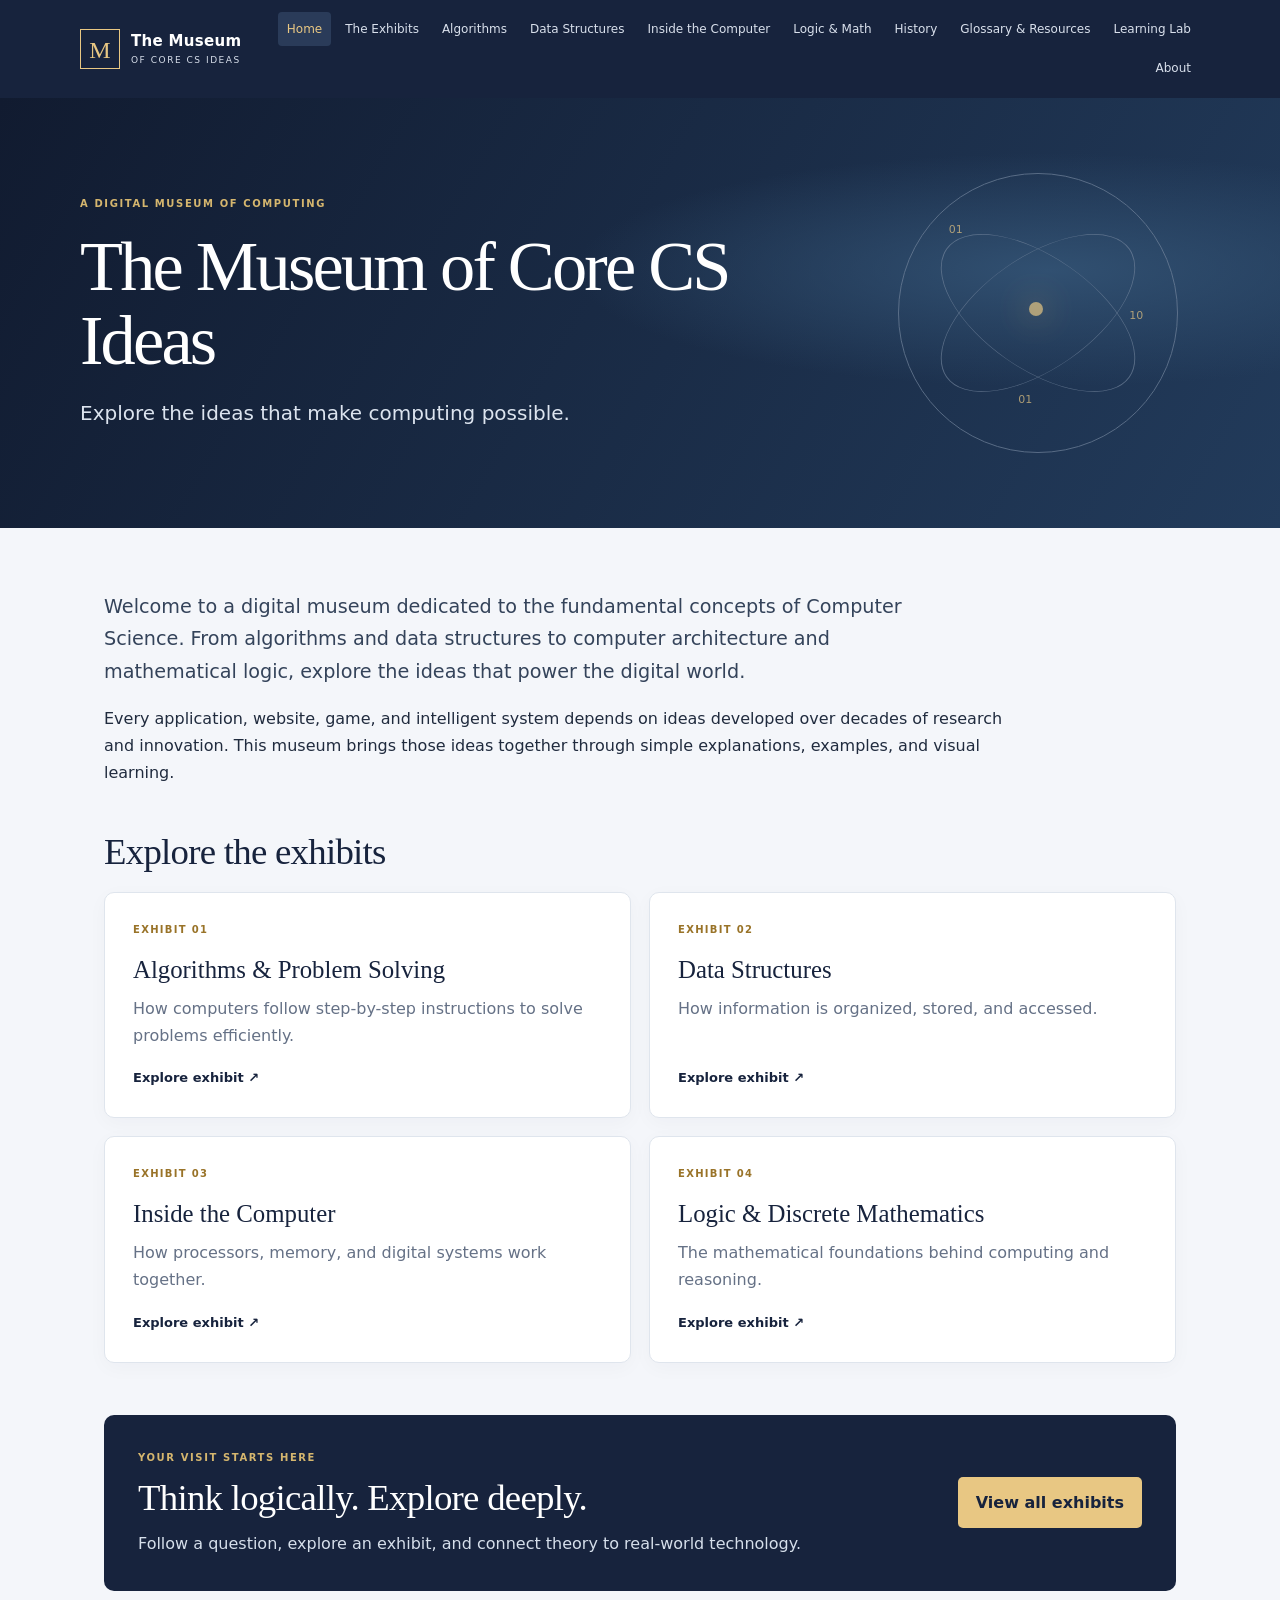
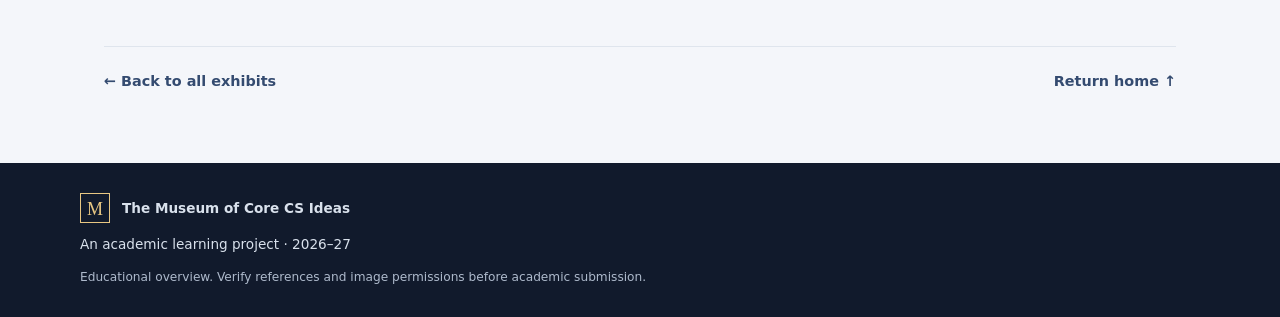
<file: index.html>
<!doctype html>
<html lang="en">
<head>
<meta charset="utf-8"><meta name="viewport" content="width=device-width, initial-scale=1">
<meta name="description" content="Explore the ideas that make computing possible.">
<title>The Museum of Core CS Ideas | The Museum of Core CS Ideas</title>
<link rel="stylesheet" href="assets/style.css">
</head>
<body>
<a class="skip-link" href="#main">Skip to content</a>
<header class="site-header"><a class="brand" href="index.html"><span class="brand-mark">M</span><span><strong>The Museum</strong><small>OF CORE CS IDEAS</small></span></a>
<button class="menu-toggle" aria-expanded="false" aria-controls="site-nav">Menu ☰</button>
<nav id="site-nav" class="site-nav" aria-label="Main navigation"><a href="index.html" aria-current="page">Home</a>
<a href="exhibits.html">The Exhibits</a>
<a href="algorithms.html">Algorithms</a>
<a href="data-structures.html">Data Structures</a>
<a href="computer.html">Inside the Computer</a>
<a href="logic.html">Logic & Math</a>
<a href="history.html">History</a>
<a href="glossary.html">Glossary & Resources</a>
<a href="lab.html">Learning Lab</a>
<a href="about.html">About</a></nav></header>
<header class="hero home-hero"><div class="hero-content"><span class="eyebrow">A DIGITAL MUSEUM OF COMPUTING</span><h1>The Museum of Core CS Ideas</h1><p>Explore the ideas that make computing possible.</p></div><div class="hero-orbit" aria-hidden="true"><span>01</span><span>10</span><span>01</span><i></i></div></header>
<main id="main" class="page-content">
<section class="intro-block"><p class="lead">Welcome to a digital museum dedicated to the fundamental concepts of Computer Science. From algorithms and data structures to computer architecture and mathematical logic, explore the ideas that power the digital world.</p>
<p>Every application, website, game, and intelligent system depends on ideas developed over decades of research and innovation. This museum brings those ideas together through simple explanations, examples, and visual learning.</p></section>
<h2>Explore the exhibits</h2>
<div class="card-grid">
<a class="exhibit-card" href="algorithms.html"><span class="card-number">EXHIBIT 01</span><h3>Algorithms &amp; Problem Solving</h3><p>How computers follow step-by-step instructions to solve problems efficiently.</p><span class="card-link">Explore exhibit ↗</span></a>
<a class="exhibit-card" href="data-structures.html"><span class="card-number">EXHIBIT 02</span><h3>Data Structures</h3><p>How information is organized, stored, and accessed.</p><span class="card-link">Explore exhibit ↗</span></a>
<a class="exhibit-card" href="computer.html"><span class="card-number">EXHIBIT 03</span><h3>Inside the Computer</h3><p>How processors, memory, and digital systems work together.</p><span class="card-link">Explore exhibit ↗</span></a>
<a class="exhibit-card" href="logic.html"><span class="card-number">EXHIBIT 04</span><h3>Logic &amp; Discrete Mathematics</h3><p>The mathematical foundations behind computing and reasoning.</p><span class="card-link">Explore exhibit ↗</span></a>
</div>
<section class="feature-band"><div><span class="eyebrow">YOUR VISIT STARTS HERE</span><h2>Think logically. Explore deeply.</h2><p>Follow a question, explore an exhibit, and connect theory to real-world technology.</p></div><a class="button button-light" href="exhibits.html">View all exhibits</a></section>

<div class="page-bottom"><a href="exhibits.html">← Back to all exhibits</a><a href="index.html">Return home ↑</a></div>
</main>
<footer class="site-footer"><div><span class="brand-mark small">M</span><strong>The Museum of Core CS Ideas</strong></div><p>An academic learning project · 2026–27</p><p class="footer-note">Educational overview. Verify references and image permissions before academic submission.</p></footer>
<script src="assets/site.js"></script>
</body></html>
</file>
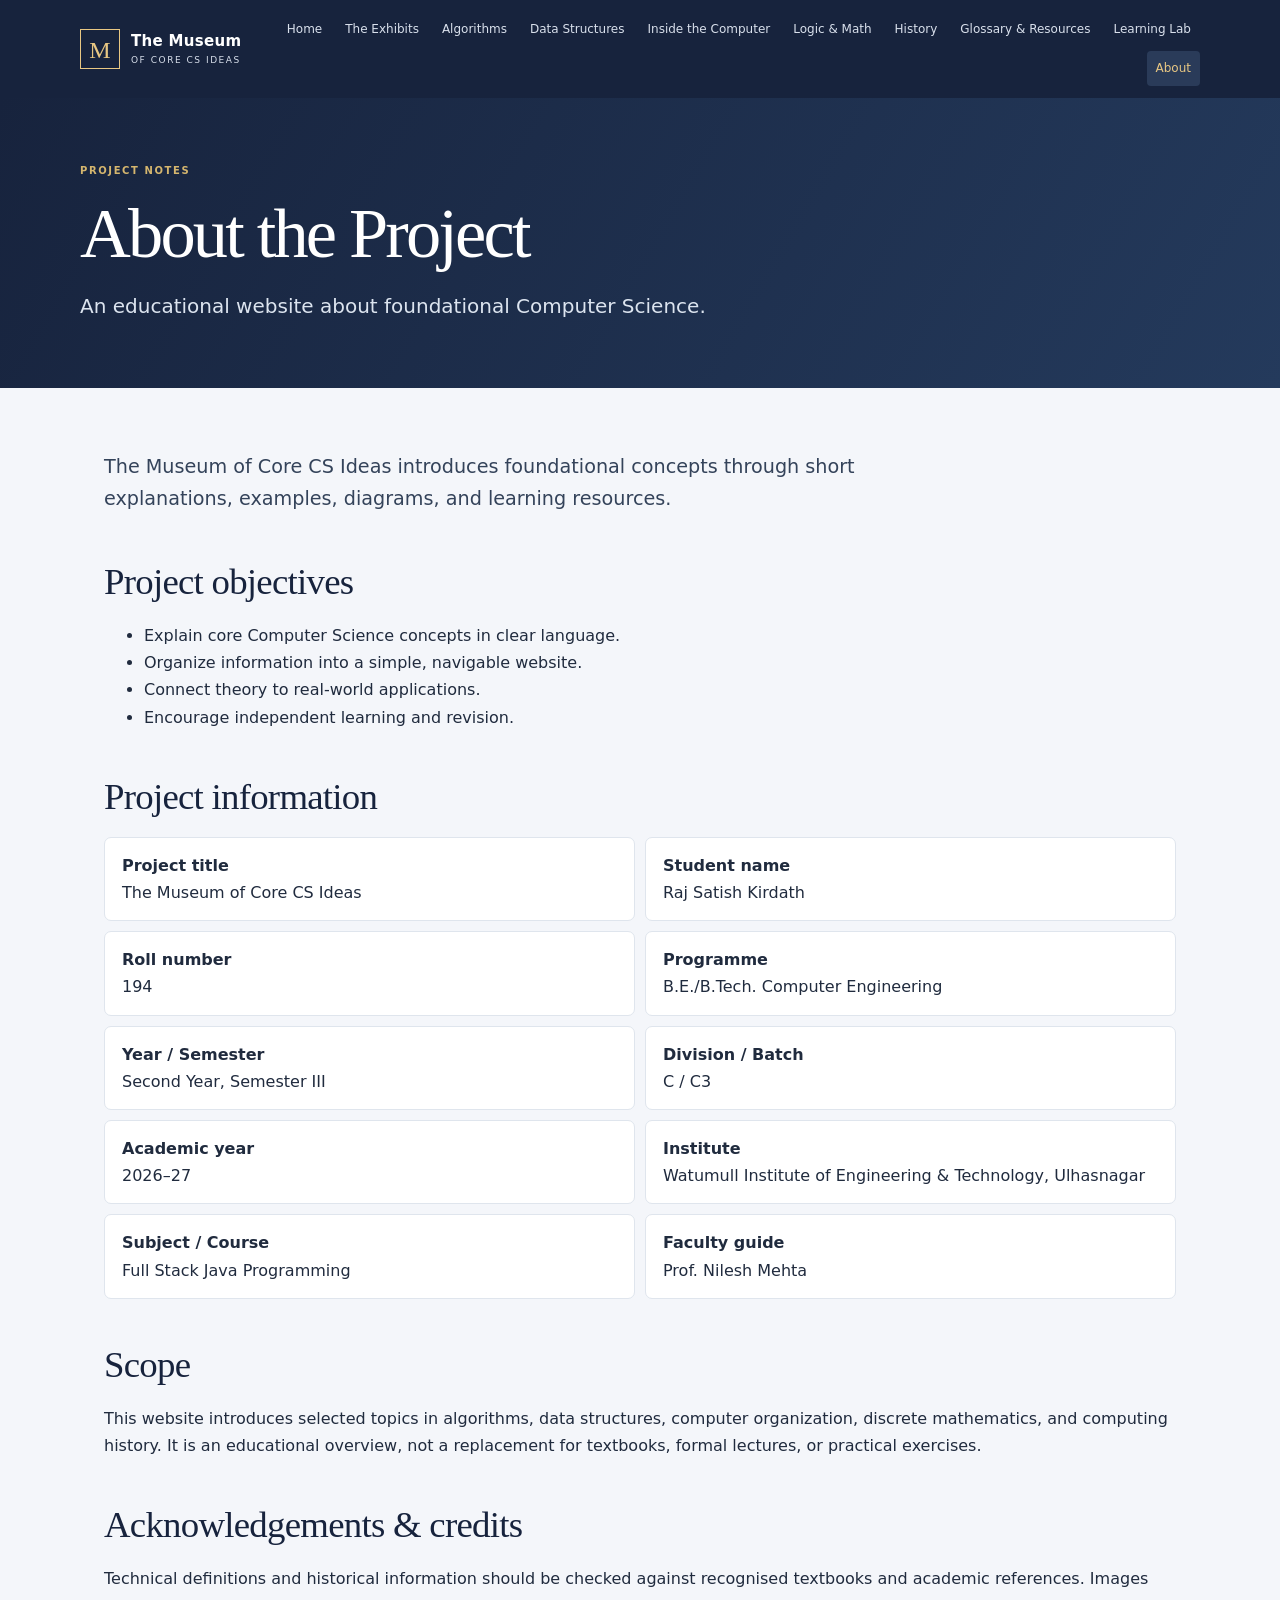
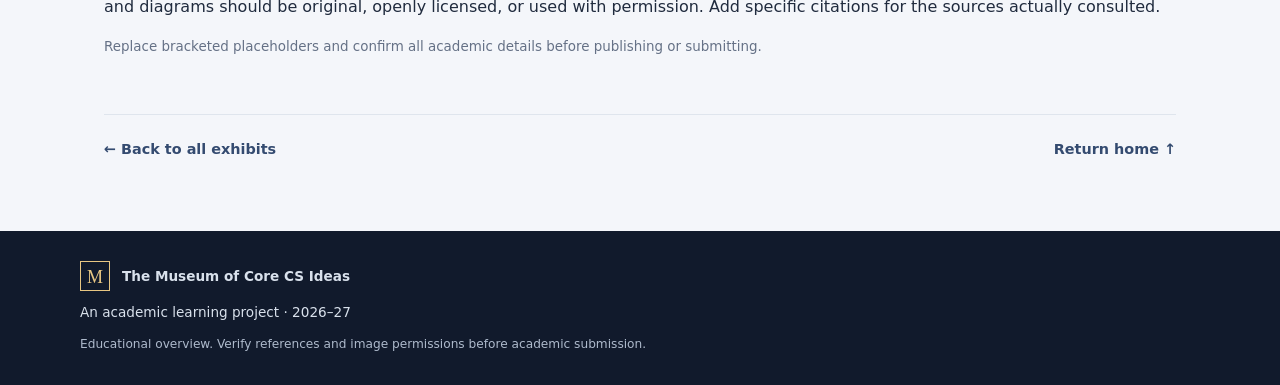
<file: about.html>
<!doctype html>
<html lang="en">
<head>
<meta charset="utf-8"><meta name="viewport" content="width=device-width, initial-scale=1">
<meta name="description" content="An educational website about foundational Computer Science.">
<title>About the Project | The Museum of Core CS Ideas</title>
<link rel="stylesheet" href="assets/style.css">
</head>
<body>
<a class="skip-link" href="#main">Skip to content</a>
<header class="site-header"><a class="brand" href="index.html"><span class="brand-mark">M</span><span><strong>The Museum</strong><small>OF CORE CS IDEAS</small></span></a>
<button class="menu-toggle" aria-expanded="false" aria-controls="site-nav">Menu ☰</button>
<nav id="site-nav" class="site-nav" aria-label="Main navigation"><a href="index.html">Home</a>
<a href="exhibits.html">The Exhibits</a>
<a href="algorithms.html">Algorithms</a>
<a href="data-structures.html">Data Structures</a>
<a href="computer.html">Inside the Computer</a>
<a href="logic.html">Logic & Math</a>
<a href="history.html">History</a>
<a href="glossary.html">Glossary & Resources</a>
<a href="lab.html">Learning Lab</a>
<a href="about.html" aria-current="page">About</a></nav></header>
<header class="hero"><div class="hero-content"><span class="eyebrow">PROJECT NOTES</span><h1>About the Project</h1><p>An educational website about foundational Computer Science.</p></div></header>
<main id="main" class="page-content">
<p class="lead">The Museum of Core CS Ideas introduces foundational concepts through short explanations, examples, diagrams, and learning resources.</p><h2>Project objectives</h2><ul><li>Explain core Computer Science concepts in clear language.</li><li>Organize information into a simple, navigable website.</li><li>Connect theory to real-world applications.</li><li>Encourage independent learning and revision.</li></ul>
<h2>Project information</h2><div class="project-details"><p><strong>Project title</strong><br>The Museum of Core CS Ideas</p><p><strong>Student name</strong><br>Raj Satish Kirdath</p><p><strong>Roll number</strong><br>194</p><p><strong>Programme</strong><br>B.E./B.Tech. Computer Engineering</p><p><strong>Year / Semester</strong><br>Second Year, Semester III</p><p><strong>Division / Batch</strong><br>C / C3</p><p><strong>Academic year</strong><br>2026–27</p><p><strong>Institute</strong><br>Watumull Institute of Engineering &amp; Technology, Ulhasnagar</p><p><strong>Subject / Course</strong><br>Full Stack Java Programming</p><p><strong>Faculty guide</strong><br>Prof. Nilesh Mehta</p></div>
<h2>Scope</h2><p>This website introduces selected topics in algorithms, data structures, computer organization, discrete mathematics, and computing history. It is an educational overview, not a replacement for textbooks, formal lectures, or practical exercises.</p><h2>Acknowledgements &amp; credits</h2><p>Technical definitions and historical information should be checked against recognised textbooks and academic references. Images and diagrams should be original, openly licensed, or used with permission. Add specific citations for the sources actually consulted.</p><p class="small-note">Replace bracketed placeholders and confirm all academic details before publishing or submitting.</p>

<div class="page-bottom"><a href="exhibits.html">← Back to all exhibits</a><a href="index.html">Return home ↑</a></div>
</main>
<footer class="site-footer"><div><span class="brand-mark small">M</span><strong>The Museum of Core CS Ideas</strong></div><p>An academic learning project · 2026–27</p><p class="footer-note">Educational overview. Verify references and image permissions before academic submission.</p></footer>
<script src="assets/site.js"></script>
</body></html>
</file>
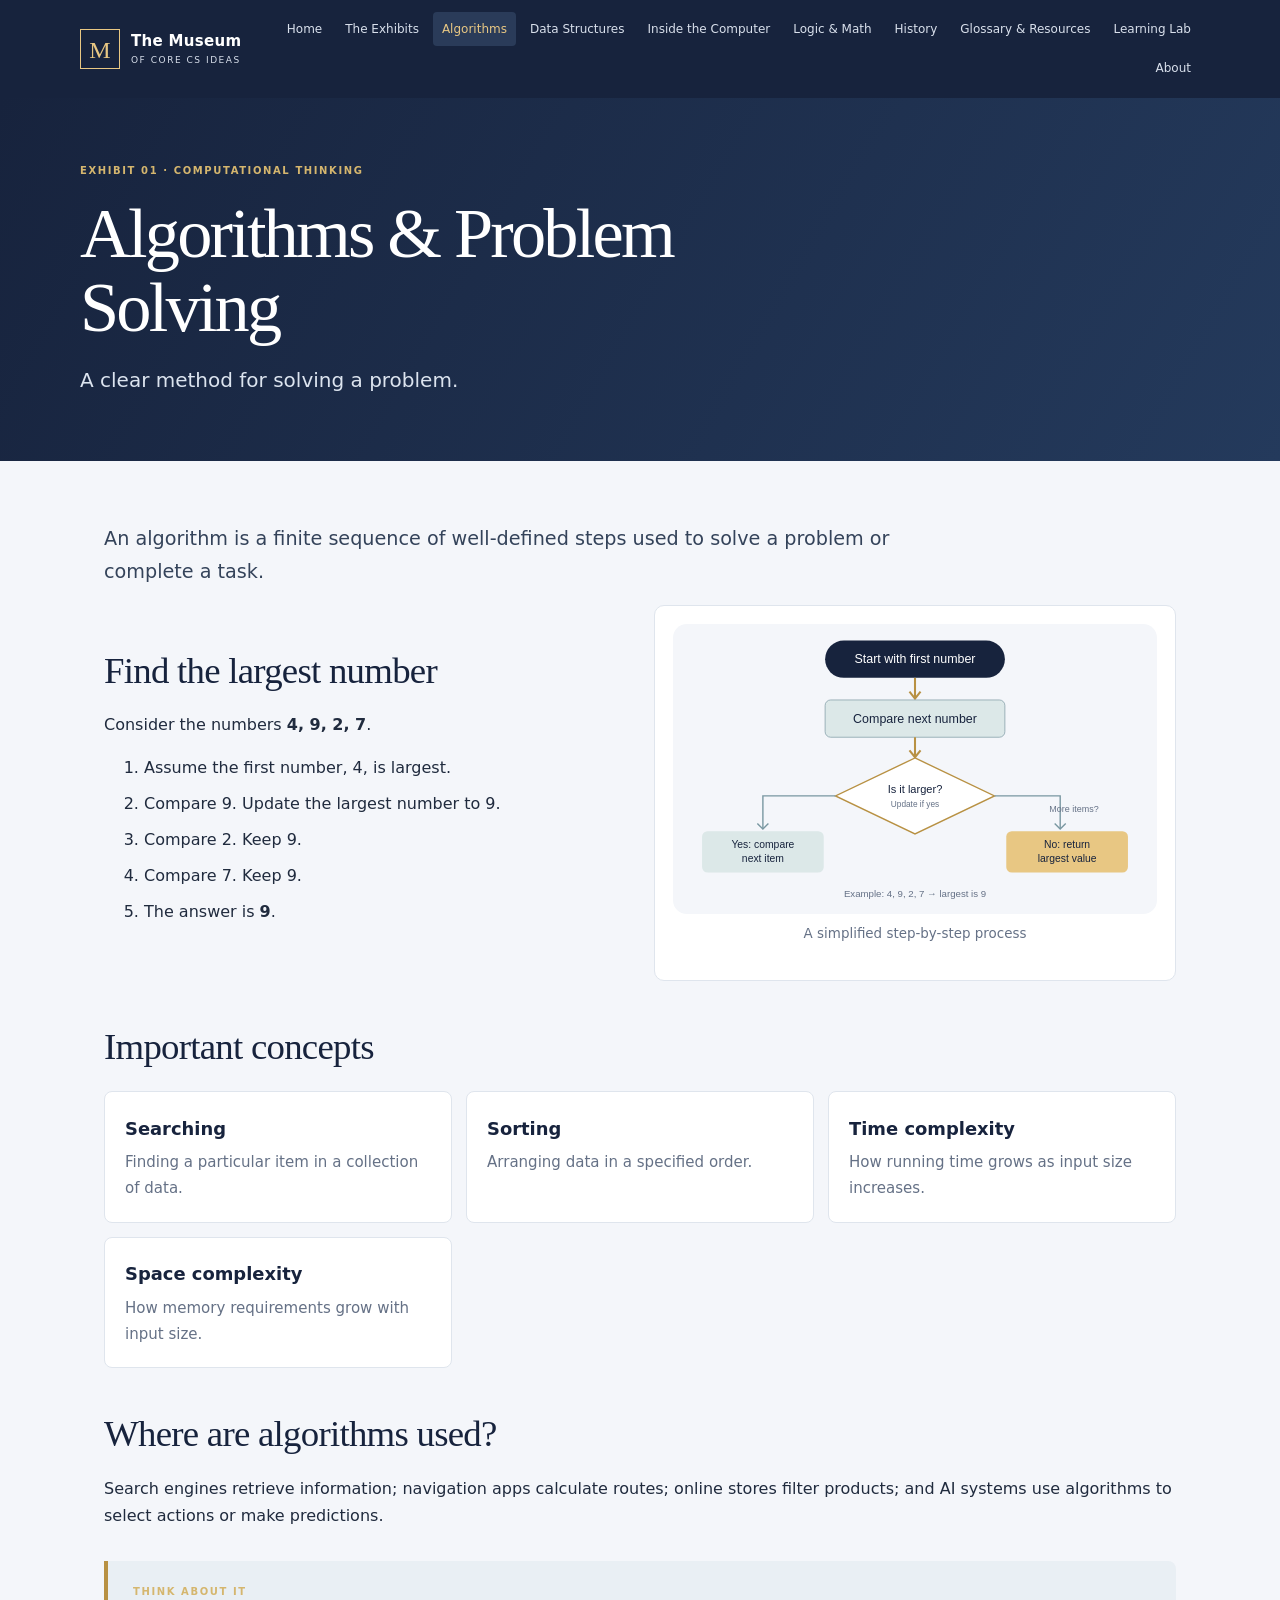
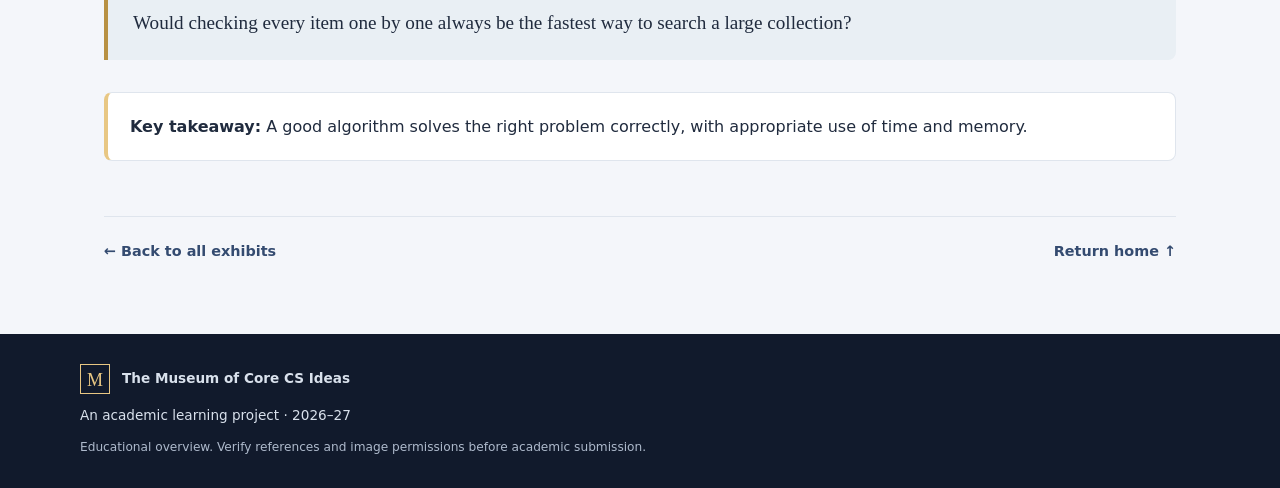
<file: algorithms.html>
<!doctype html>
<html lang="en">
<head>
<meta charset="utf-8"><meta name="viewport" content="width=device-width, initial-scale=1">
<meta name="description" content="A clear method for solving a problem.">
<title>Algorithms &amp; Problem Solving | The Museum of Core CS Ideas</title>
<link rel="stylesheet" href="assets/style.css">
</head>
<body>
<a class="skip-link" href="#main">Skip to content</a>
<header class="site-header"><a class="brand" href="index.html"><span class="brand-mark">M</span><span><strong>The Museum</strong><small>OF CORE CS IDEAS</small></span></a>
<button class="menu-toggle" aria-expanded="false" aria-controls="site-nav">Menu ☰</button>
<nav id="site-nav" class="site-nav" aria-label="Main navigation"><a href="index.html">Home</a>
<a href="exhibits.html">The Exhibits</a>
<a href="algorithms.html" aria-current="page">Algorithms</a>
<a href="data-structures.html">Data Structures</a>
<a href="computer.html">Inside the Computer</a>
<a href="logic.html">Logic & Math</a>
<a href="history.html">History</a>
<a href="glossary.html">Glossary & Resources</a>
<a href="lab.html">Learning Lab</a>
<a href="about.html">About</a></nav></header>
<header class="hero"><div class="hero-content"><span class="eyebrow">EXHIBIT 01 · COMPUTATIONAL THINKING</span><h1>Algorithms & Problem Solving</h1><p>A clear method for solving a problem.</p></div></header>
<main id="main" class="page-content">
<p class="lead">An algorithm is a finite sequence of well-defined steps used to solve a problem or complete a task.</p>
<div class="two-col"><div><h2>Find the largest number</h2><p>Consider the numbers <strong>4, 9, 2, 7</strong>.</p><ol class="steps"><li>Assume the first number, 4, is largest.</li><li>Compare 9. Update the largest number to 9.</li><li>Compare 2. Keep 9.</li><li>Compare 7. Keep 9.</li><li>The answer is <strong>9</strong>.</li></ol></div><div class="diagram-panel"><img src="assets/algorithm.svg" alt="Flow diagram for finding the largest number"><p class="caption">A simplified step-by-step process</p></div></div>
<h2>Important concepts</h2><div class="mini-grid"><article><h3>Searching</h3><p>Finding a particular item in a collection of data.</p></article><article><h3>Sorting</h3><p>Arranging data in a specified order.</p></article><article><h3>Time complexity</h3><p>How running time grows as input size increases.</p></article><article><h3>Space complexity</h3><p>How memory requirements grow with input size.</p></article></div>
<h2>Where are algorithms used?</h2><p>Search engines retrieve information; navigation apps calculate routes; online stores filter products; and AI systems use algorithms to select actions or make predictions.</p><aside class="question"><span class="eyebrow">THINK ABOUT IT</span><p>Would checking every item one by one always be the fastest way to search a large collection?</p></aside><p class="takeaway"><strong>Key takeaway:</strong> A good algorithm solves the right problem correctly, with appropriate use of time and memory.</p>

<div class="page-bottom"><a href="exhibits.html">← Back to all exhibits</a><a href="index.html">Return home ↑</a></div>
</main>
<footer class="site-footer"><div><span class="brand-mark small">M</span><strong>The Museum of Core CS Ideas</strong></div><p>An academic learning project · 2026–27</p><p class="footer-note">Educational overview. Verify references and image permissions before academic submission.</p></footer>
<script src="assets/site.js"></script>
</body></html>
</file>
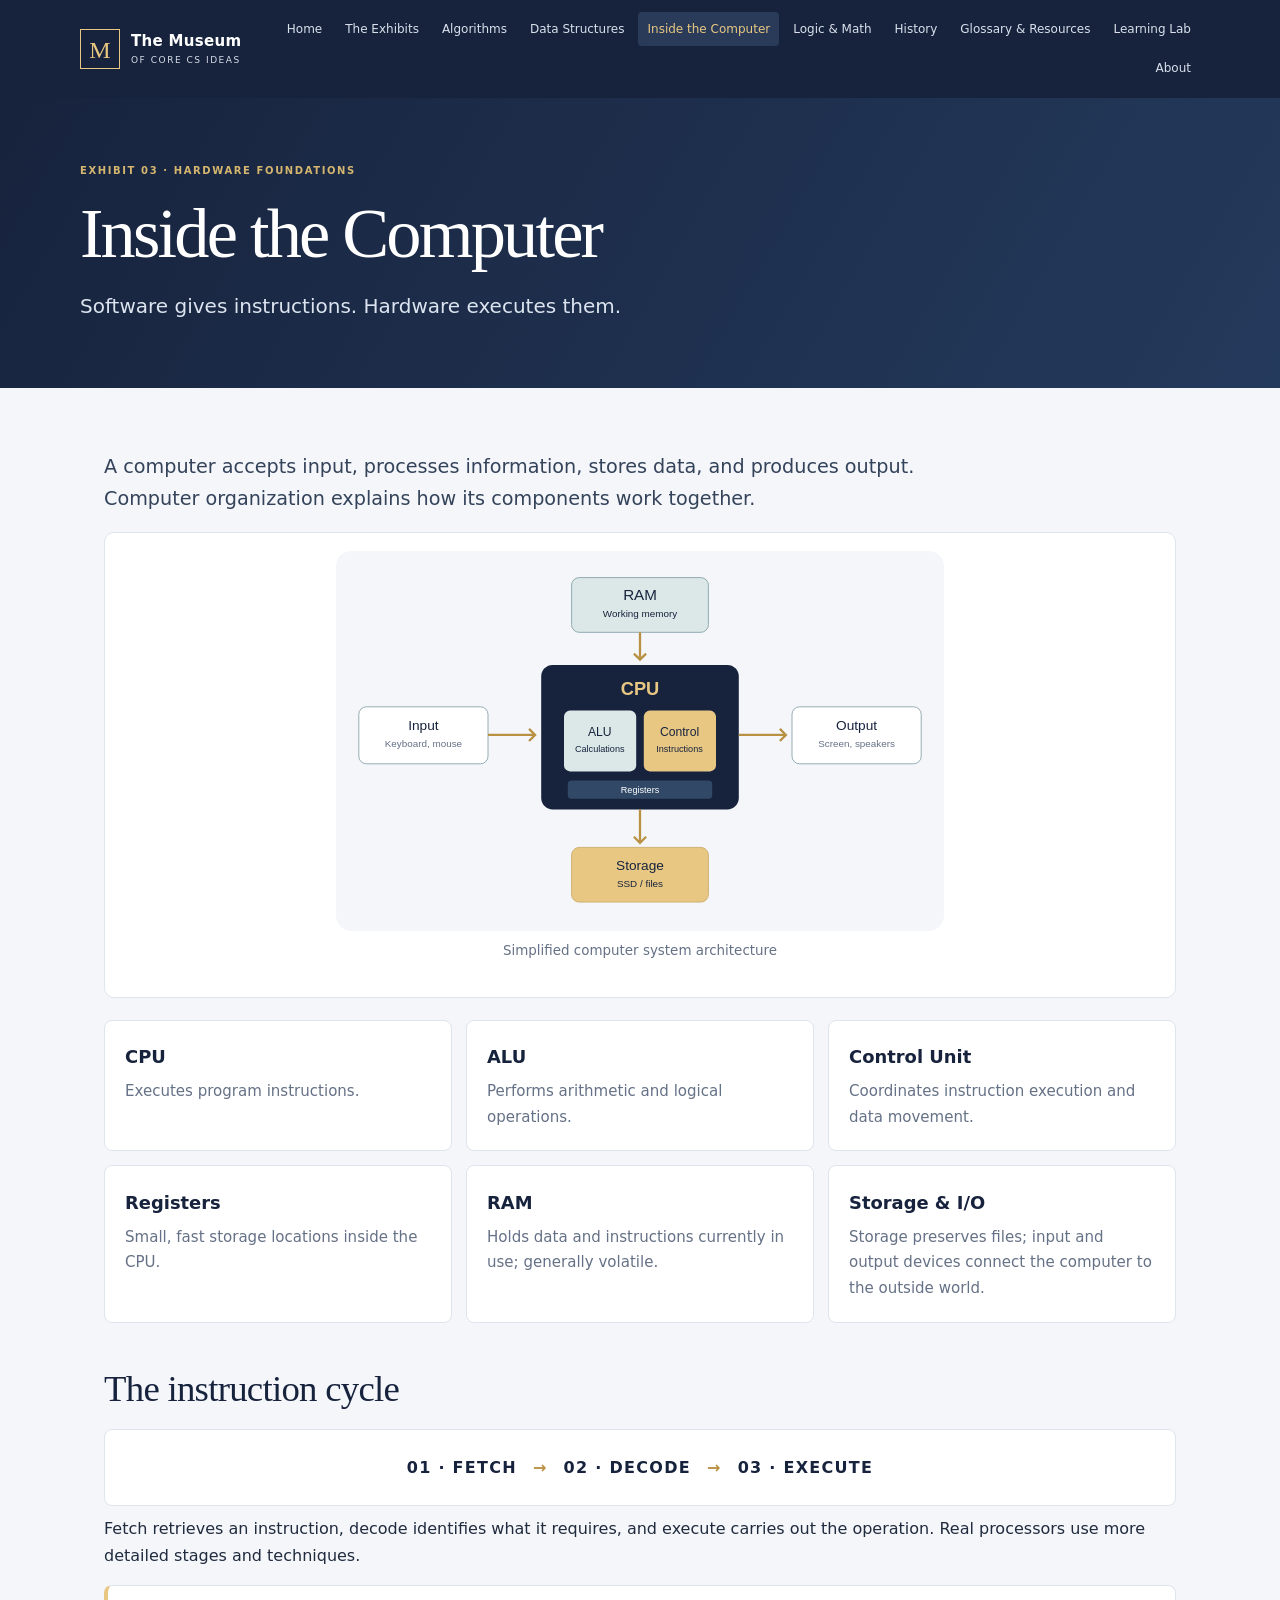
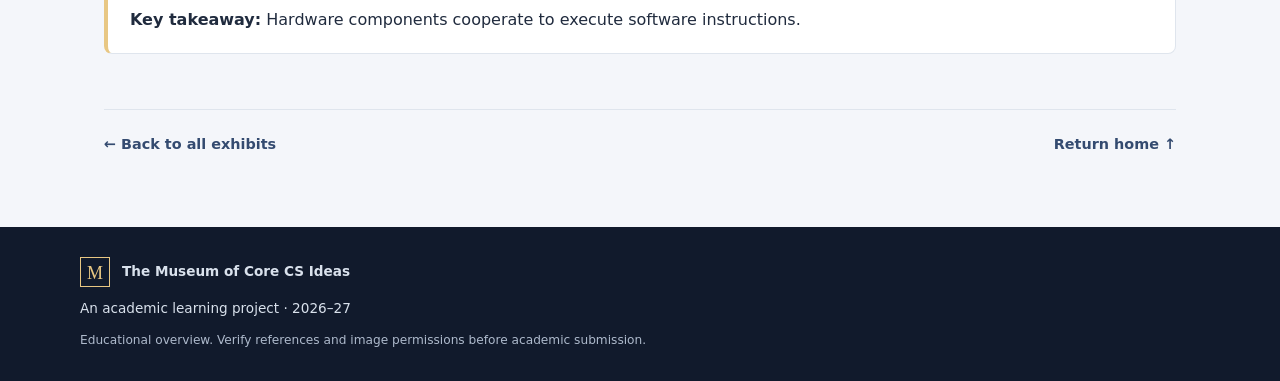
<file: computer.html>
<!doctype html>
<html lang="en">
<head>
<meta charset="utf-8"><meta name="viewport" content="width=device-width, initial-scale=1">
<meta name="description" content="Software gives instructions. Hardware executes them.">
<title>Inside the Computer | The Museum of Core CS Ideas</title>
<link rel="stylesheet" href="assets/style.css">
</head>
<body>
<a class="skip-link" href="#main">Skip to content</a>
<header class="site-header"><a class="brand" href="index.html"><span class="brand-mark">M</span><span><strong>The Museum</strong><small>OF CORE CS IDEAS</small></span></a>
<button class="menu-toggle" aria-expanded="false" aria-controls="site-nav">Menu ☰</button>
<nav id="site-nav" class="site-nav" aria-label="Main navigation"><a href="index.html">Home</a>
<a href="exhibits.html">The Exhibits</a>
<a href="algorithms.html">Algorithms</a>
<a href="data-structures.html">Data Structures</a>
<a href="computer.html" aria-current="page">Inside the Computer</a>
<a href="logic.html">Logic & Math</a>
<a href="history.html">History</a>
<a href="glossary.html">Glossary & Resources</a>
<a href="lab.html">Learning Lab</a>
<a href="about.html">About</a></nav></header>
<header class="hero"><div class="hero-content"><span class="eyebrow">EXHIBIT 03 · HARDWARE FOUNDATIONS</span><h1>Inside the Computer</h1><p>Software gives instructions. Hardware executes them.</p></div></header>
<main id="main" class="page-content">
<p class="lead">A computer accepts input, processes information, stores data, and produces output. Computer organization explains how its components work together.</p>
<div class="diagram-panel"><img src="assets/computer-architecture.svg" alt="Diagram showing CPU, RAM, storage, input, and output connections"><p class="caption">Simplified computer system architecture</p></div>
<div class="mini-grid"><article><h3>CPU</h3><p>Executes program instructions.</p></article><article><h3>ALU</h3><p>Performs arithmetic and logical operations.</p></article><article><h3>Control Unit</h3><p>Coordinates instruction execution and data movement.</p></article><article><h3>Registers</h3><p>Small, fast storage locations inside the CPU.</p></article><article><h3>RAM</h3><p>Holds data and instructions currently in use; generally volatile.</p></article><article><h3>Storage &amp; I/O</h3><p>Storage preserves files; input and output devices connect the computer to the outside world.</p></article></div>
<h2>The instruction cycle</h2><div class="flow-steps"><span>01 · FETCH</span><b>→</b><span>02 · DECODE</span><b>→</b><span>03 · EXECUTE</span></div><p>Fetch retrieves an instruction, decode identifies what it requires, and execute carries out the operation. Real processors use more detailed stages and techniques.</p><p class="takeaway"><strong>Key takeaway:</strong> Hardware components cooperate to execute software instructions.</p>

<div class="page-bottom"><a href="exhibits.html">← Back to all exhibits</a><a href="index.html">Return home ↑</a></div>
</main>
<footer class="site-footer"><div><span class="brand-mark small">M</span><strong>The Museum of Core CS Ideas</strong></div><p>An academic learning project · 2026–27</p><p class="footer-note">Educational overview. Verify references and image permissions before academic submission.</p></footer>
<script src="assets/site.js"></script>
</body></html>
</file>
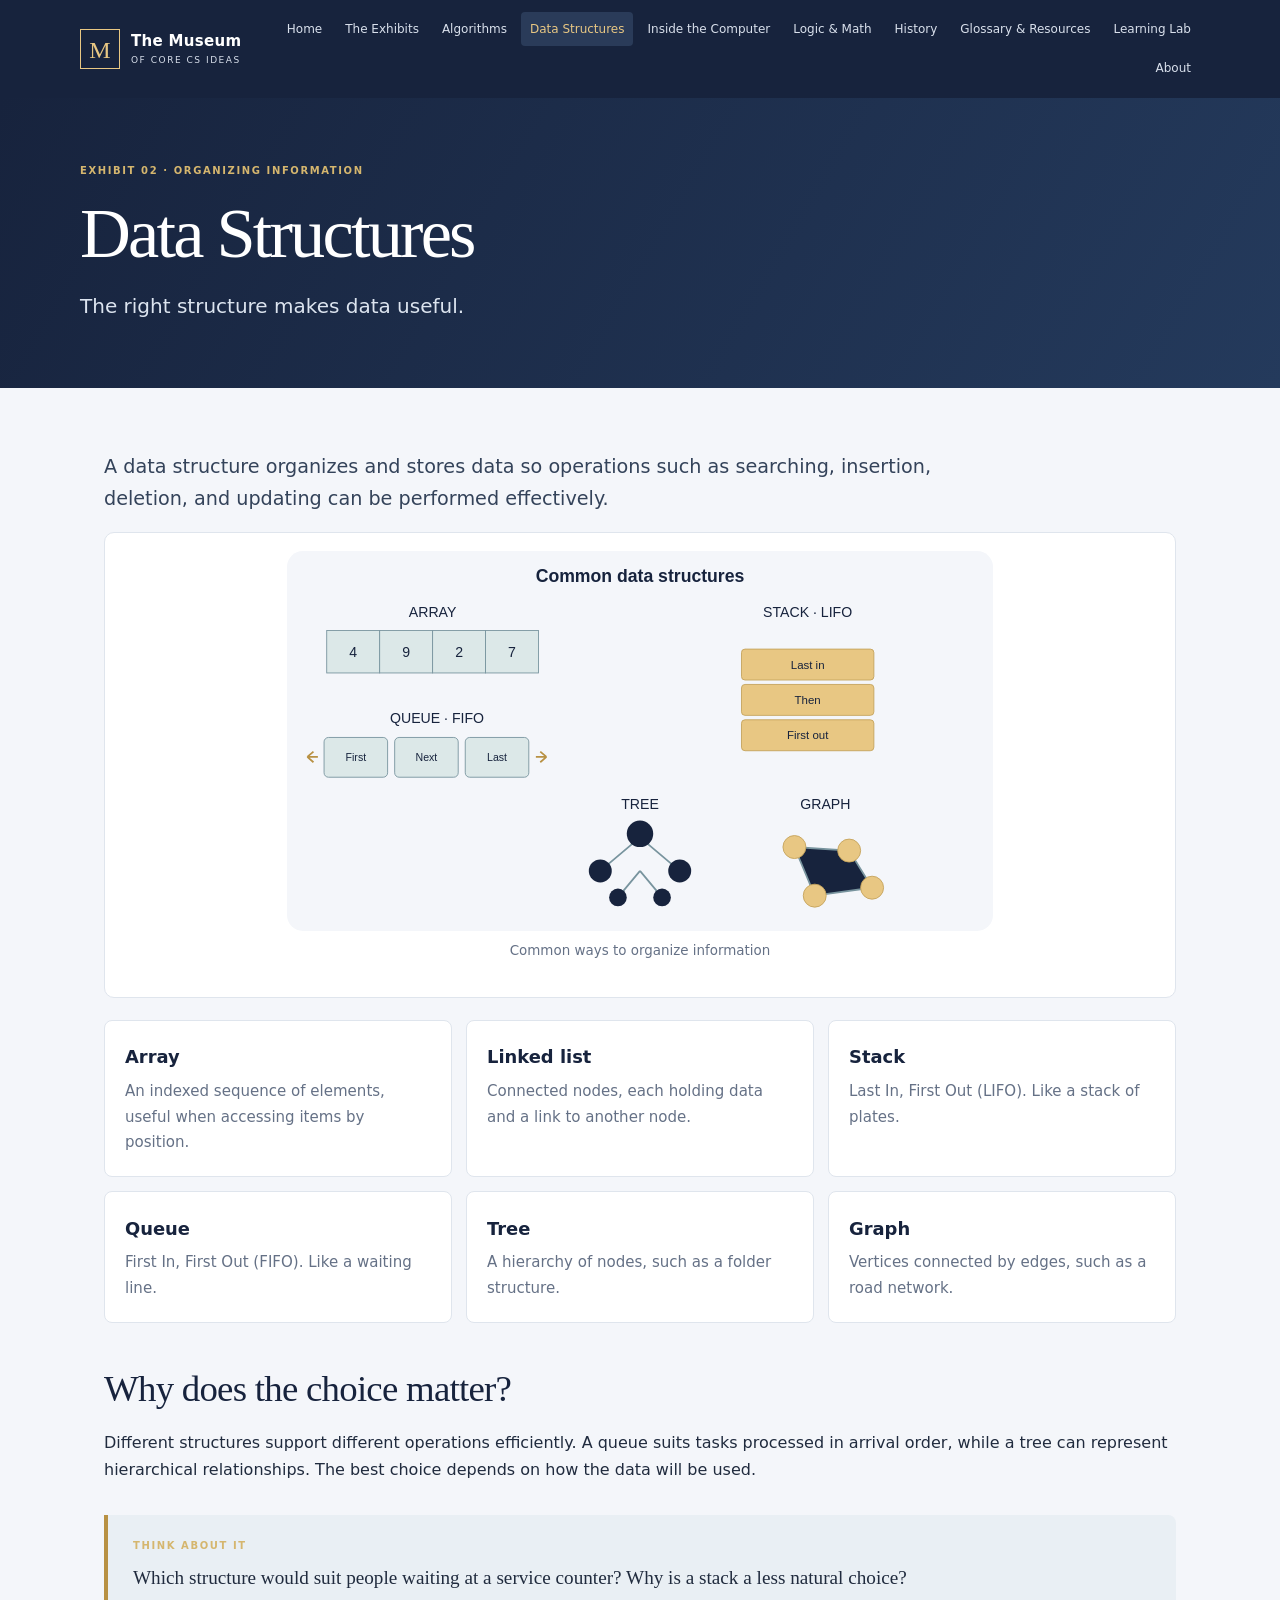
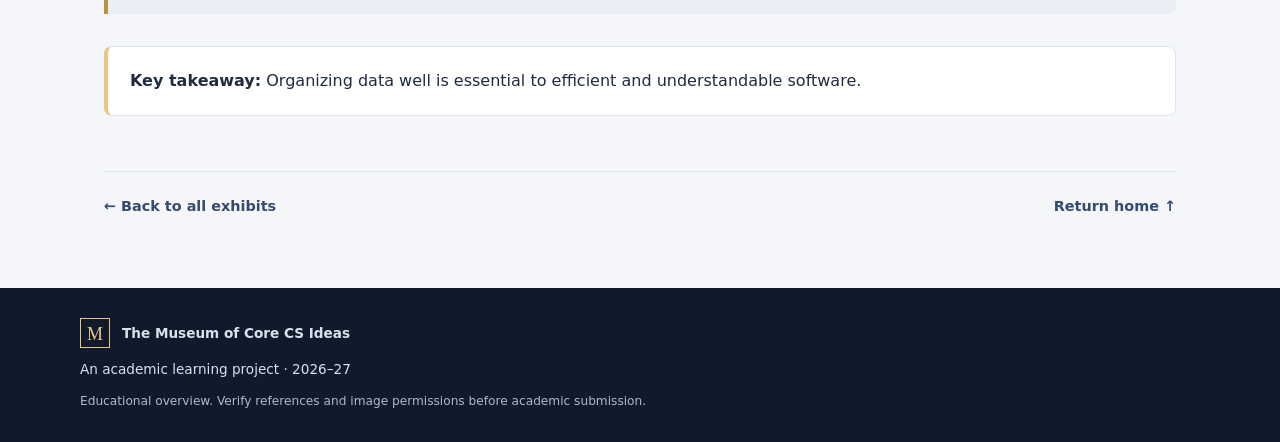
<file: data-structures.html>
<!doctype html>
<html lang="en">
<head>
<meta charset="utf-8"><meta name="viewport" content="width=device-width, initial-scale=1">
<meta name="description" content="The right structure makes data useful.">
<title>Data Structures | The Museum of Core CS Ideas</title>
<link rel="stylesheet" href="assets/style.css">
</head>
<body>
<a class="skip-link" href="#main">Skip to content</a>
<header class="site-header"><a class="brand" href="index.html"><span class="brand-mark">M</span><span><strong>The Museum</strong><small>OF CORE CS IDEAS</small></span></a>
<button class="menu-toggle" aria-expanded="false" aria-controls="site-nav">Menu ☰</button>
<nav id="site-nav" class="site-nav" aria-label="Main navigation"><a href="index.html">Home</a>
<a href="exhibits.html">The Exhibits</a>
<a href="algorithms.html">Algorithms</a>
<a href="data-structures.html" aria-current="page">Data Structures</a>
<a href="computer.html">Inside the Computer</a>
<a href="logic.html">Logic & Math</a>
<a href="history.html">History</a>
<a href="glossary.html">Glossary & Resources</a>
<a href="lab.html">Learning Lab</a>
<a href="about.html">About</a></nav></header>
<header class="hero"><div class="hero-content"><span class="eyebrow">EXHIBIT 02 · ORGANIZING INFORMATION</span><h1>Data Structures</h1><p>The right structure makes data useful.</p></div></header>
<main id="main" class="page-content">
<p class="lead">A data structure organizes and stores data so operations such as searching, insertion, deletion, and updating can be performed effectively.</p>
<div class="diagram-panel"><img src="assets/structures.svg" alt="Illustrations of array, stack, queue, tree, and graph structures"><p class="caption">Common ways to organize information</p></div>
<div class="mini-grid"><article><h3>Array</h3><p>An indexed sequence of elements, useful when accessing items by position.</p></article><article><h3>Linked list</h3><p>Connected nodes, each holding data and a link to another node.</p></article><article><h3>Stack</h3><p>Last In, First Out (LIFO). Like a stack of plates.</p></article><article><h3>Queue</h3><p>First In, First Out (FIFO). Like a waiting line.</p></article><article><h3>Tree</h3><p>A hierarchy of nodes, such as a folder structure.</p></article><article><h3>Graph</h3><p>Vertices connected by edges, such as a road network.</p></article></div>
<h2>Why does the choice matter?</h2><p>Different structures support different operations efficiently. A queue suits tasks processed in arrival order, while a tree can represent hierarchical relationships. The best choice depends on how the data will be used.</p><aside class="question"><span class="eyebrow">THINK ABOUT IT</span><p>Which structure would suit people waiting at a service counter? Why is a stack a less natural choice?</p></aside><p class="takeaway"><strong>Key takeaway:</strong> Organizing data well is essential to efficient and understandable software.</p>

<div class="page-bottom"><a href="exhibits.html">← Back to all exhibits</a><a href="index.html">Return home ↑</a></div>
</main>
<footer class="site-footer"><div><span class="brand-mark small">M</span><strong>The Museum of Core CS Ideas</strong></div><p>An academic learning project · 2026–27</p><p class="footer-note">Educational overview. Verify references and image permissions before academic submission.</p></footer>
<script src="assets/site.js"></script>
</body></html>
</file>
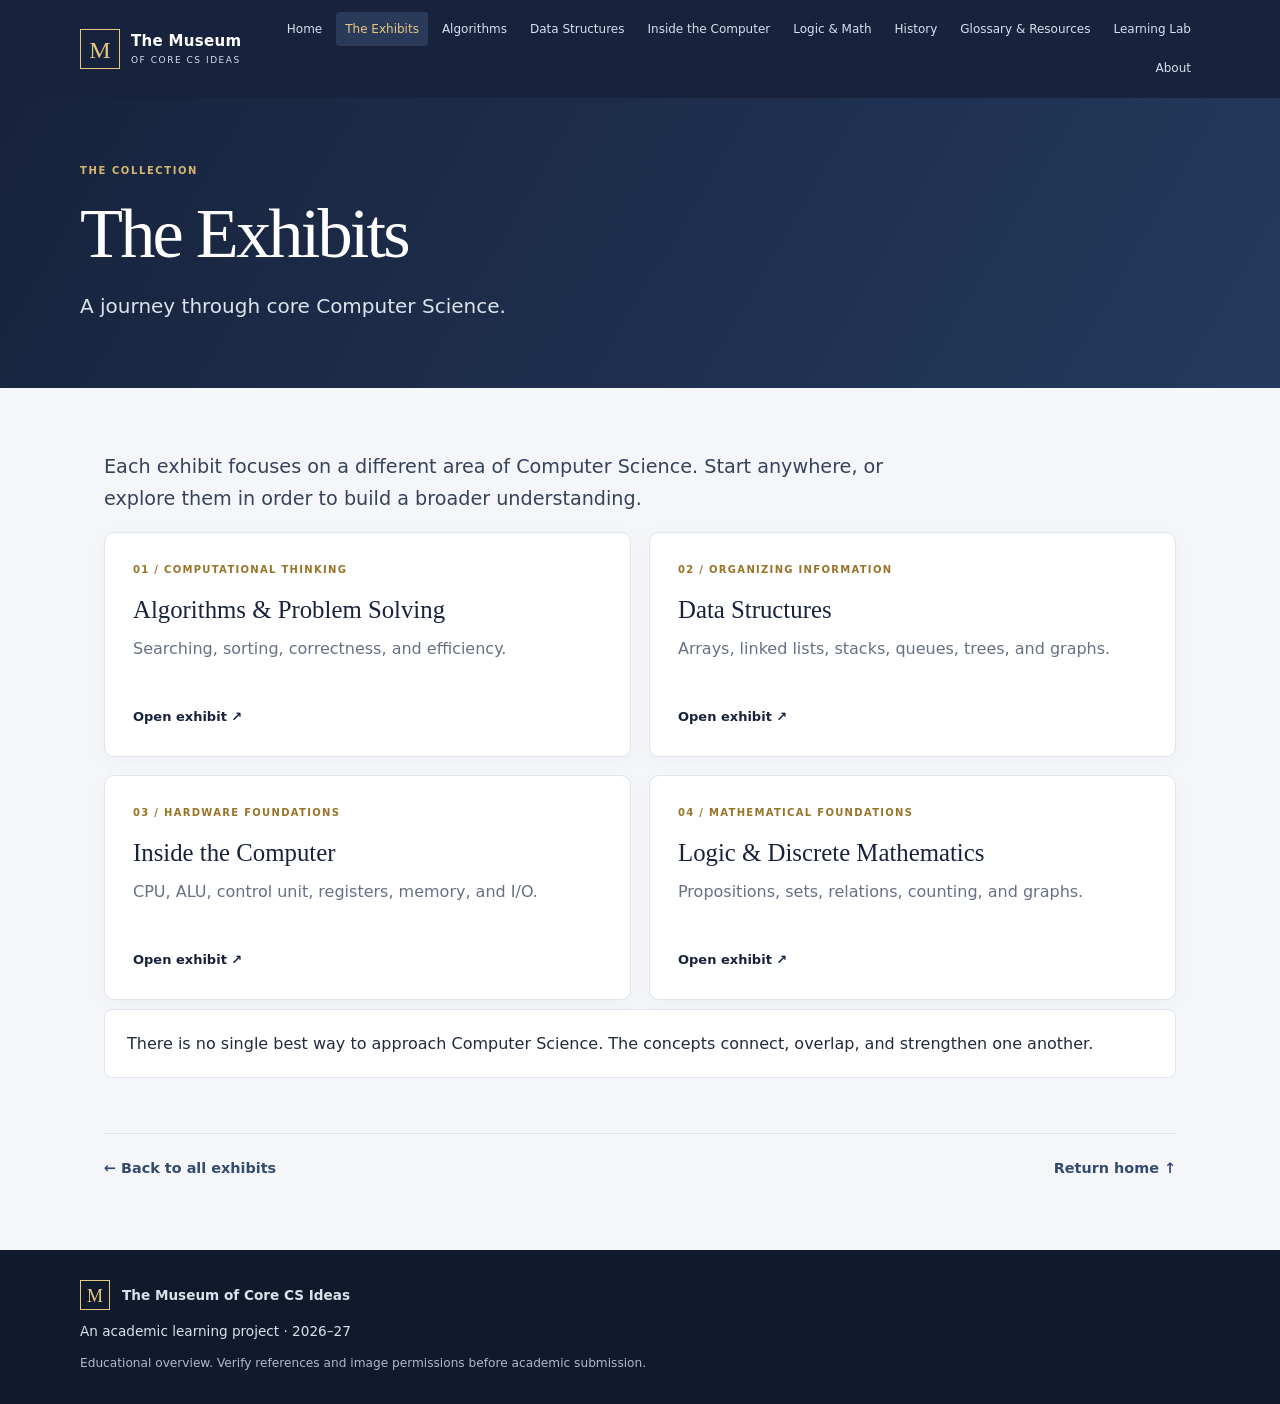
<file: exhibits.html>
<!doctype html>
<html lang="en">
<head>
<meta charset="utf-8"><meta name="viewport" content="width=device-width, initial-scale=1">
<meta name="description" content="A journey through core Computer Science.">
<title>The Exhibits | The Museum of Core CS Ideas</title>
<link rel="stylesheet" href="assets/style.css">
</head>
<body>
<a class="skip-link" href="#main">Skip to content</a>
<header class="site-header"><a class="brand" href="index.html"><span class="brand-mark">M</span><span><strong>The Museum</strong><small>OF CORE CS IDEAS</small></span></a>
<button class="menu-toggle" aria-expanded="false" aria-controls="site-nav">Menu ☰</button>
<nav id="site-nav" class="site-nav" aria-label="Main navigation"><a href="index.html">Home</a>
<a href="exhibits.html" aria-current="page">The Exhibits</a>
<a href="algorithms.html">Algorithms</a>
<a href="data-structures.html">Data Structures</a>
<a href="computer.html">Inside the Computer</a>
<a href="logic.html">Logic & Math</a>
<a href="history.html">History</a>
<a href="glossary.html">Glossary & Resources</a>
<a href="lab.html">Learning Lab</a>
<a href="about.html">About</a></nav></header>
<header class="hero"><div class="hero-content"><span class="eyebrow">THE COLLECTION</span><h1>The Exhibits</h1><p>A journey through core Computer Science.</p></div></header>
<main id="main" class="page-content">
<p class="lead">Each exhibit focuses on a different area of Computer Science. Start anywhere, or explore them in order to build a broader understanding.</p>
<div class="card-grid">
<a class="exhibit-card" href="algorithms.html"><span class="card-number">01 / COMPUTATIONAL THINKING</span><h3>Algorithms &amp; Problem Solving</h3><p>Searching, sorting, correctness, and efficiency.</p><span class="card-link">Open exhibit ↗</span></a>
<a class="exhibit-card" href="data-structures.html"><span class="card-number">02 / ORGANIZING INFORMATION</span><h3>Data Structures</h3><p>Arrays, linked lists, stacks, queues, trees, and graphs.</p><span class="card-link">Open exhibit ↗</span></a>
<a class="exhibit-card" href="computer.html"><span class="card-number">03 / HARDWARE FOUNDATIONS</span><h3>Inside the Computer</h3><p>CPU, ALU, control unit, registers, memory, and I/O.</p><span class="card-link">Open exhibit ↗</span></a>
<a class="exhibit-card" href="logic.html"><span class="card-number">04 / MATHEMATICAL FOUNDATIONS</span><h3>Logic &amp; Discrete Mathematics</h3><p>Propositions, sets, relations, counting, and graphs.</p><span class="card-link">Open exhibit ↗</span></a>
</div><p class="callout">There is no single best way to approach Computer Science. The concepts connect, overlap, and strengthen one another.</p>

<div class="page-bottom"><a href="exhibits.html">← Back to all exhibits</a><a href="index.html">Return home ↑</a></div>
</main>
<footer class="site-footer"><div><span class="brand-mark small">M</span><strong>The Museum of Core CS Ideas</strong></div><p>An academic learning project · 2026–27</p><p class="footer-note">Educational overview. Verify references and image permissions before academic submission.</p></footer>
<script src="assets/site.js"></script>
</body></html>
</file>
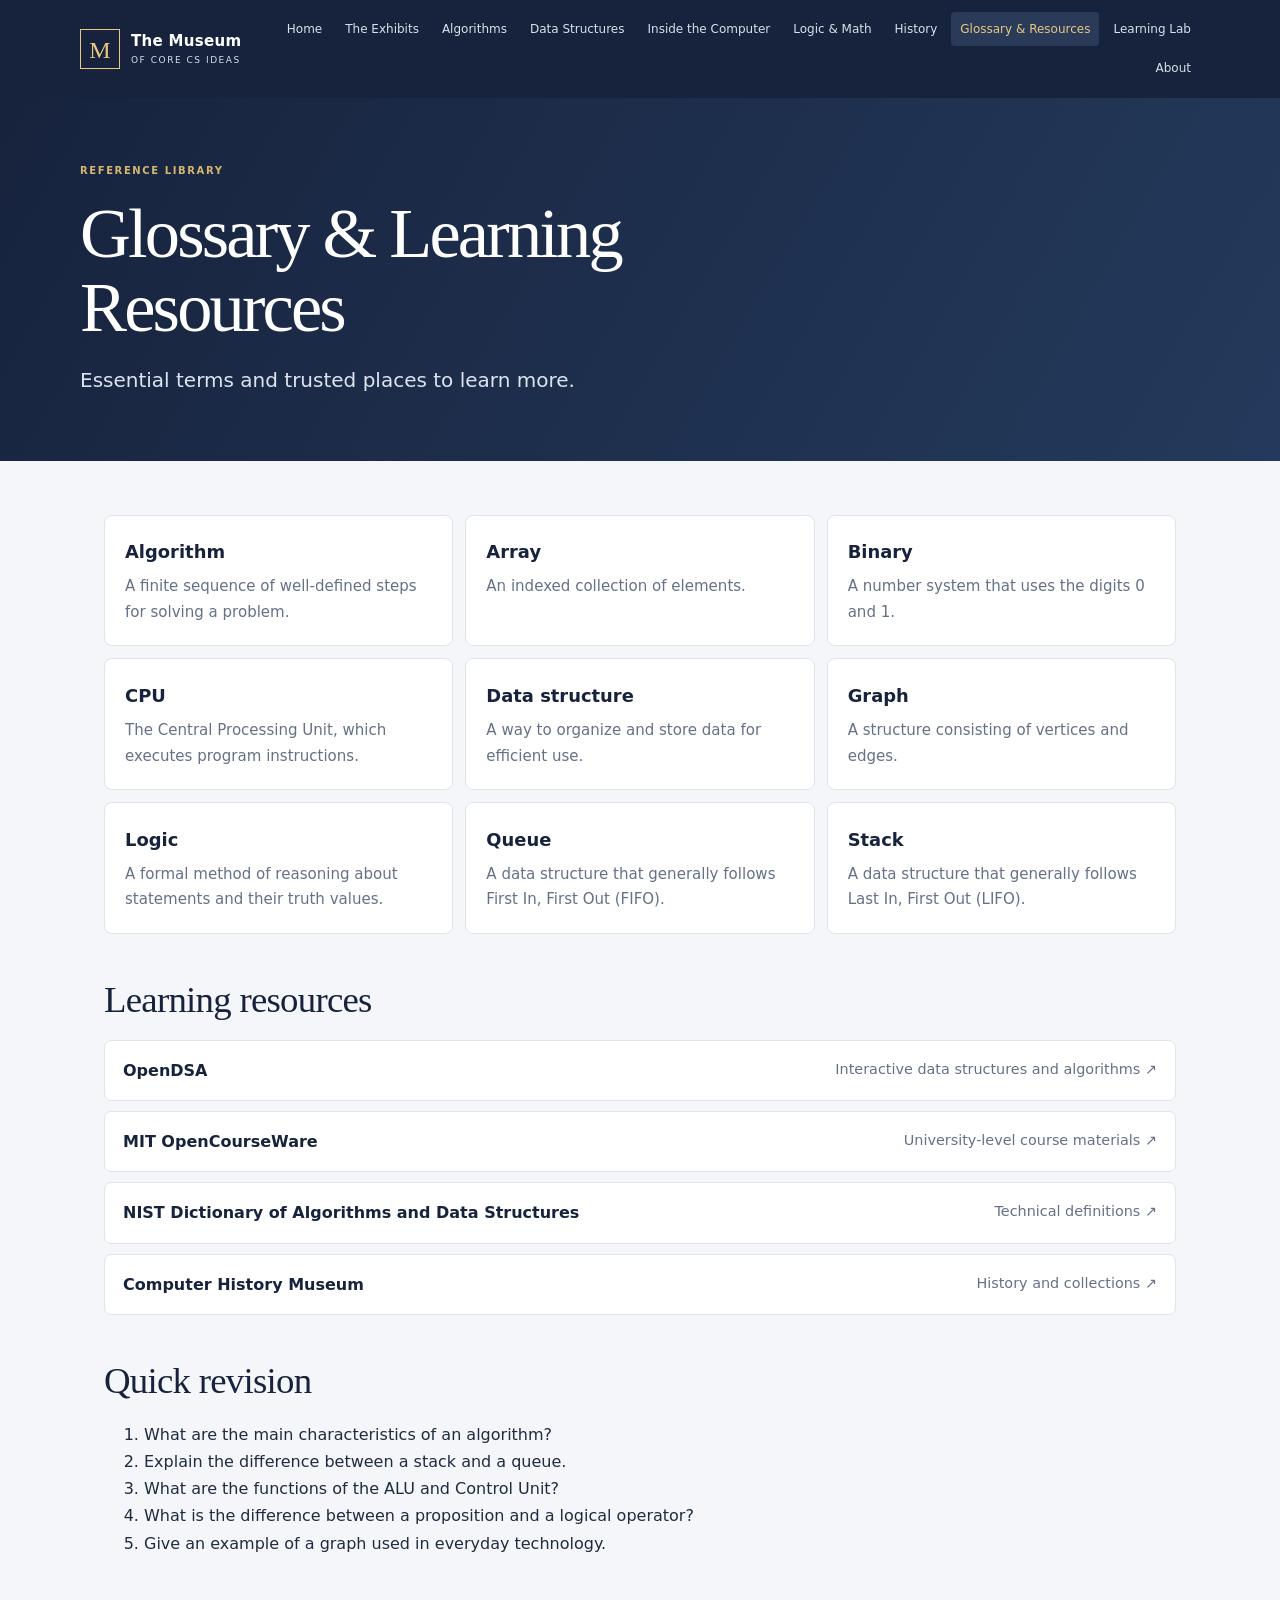
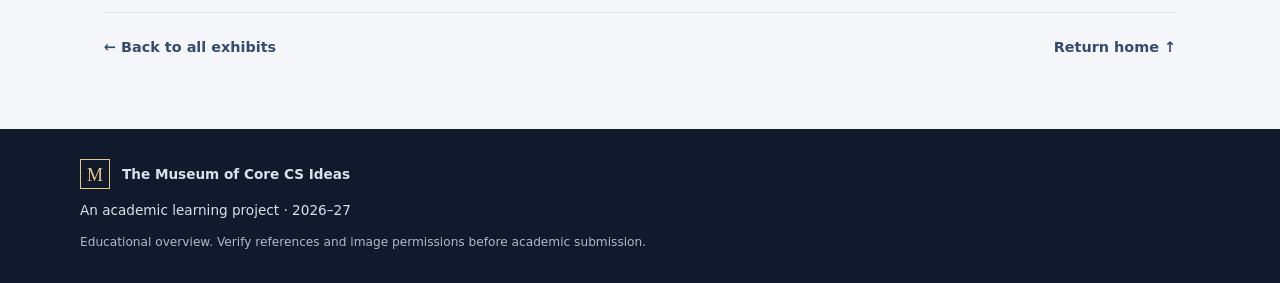
<file: glossary.html>
<!doctype html>
<html lang="en">
<head>
<meta charset="utf-8"><meta name="viewport" content="width=device-width, initial-scale=1">
<meta name="description" content="Essential terms and trusted places to learn more.">
<title>Glossary &amp; Learning Resources | The Museum of Core CS Ideas</title>
<link rel="stylesheet" href="assets/style.css">
</head>
<body>
<a class="skip-link" href="#main">Skip to content</a>
<header class="site-header"><a class="brand" href="index.html"><span class="brand-mark">M</span><span><strong>The Museum</strong><small>OF CORE CS IDEAS</small></span></a>
<button class="menu-toggle" aria-expanded="false" aria-controls="site-nav">Menu ☰</button>
<nav id="site-nav" class="site-nav" aria-label="Main navigation"><a href="index.html">Home</a>
<a href="exhibits.html">The Exhibits</a>
<a href="algorithms.html">Algorithms</a>
<a href="data-structures.html">Data Structures</a>
<a href="computer.html">Inside the Computer</a>
<a href="logic.html">Logic & Math</a>
<a href="history.html">History</a>
<a href="glossary.html" aria-current="page">Glossary & Resources</a>
<a href="lab.html">Learning Lab</a>
<a href="about.html">About</a></nav></header>
<header class="hero"><div class="hero-content"><span class="eyebrow">REFERENCE LIBRARY</span><h1>Glossary & Learning Resources</h1><p>Essential terms and trusted places to learn more.</p></div></header>
<main id="main" class="page-content">
<div class="glossary">
<article><h3>Algorithm</h3><p>A finite sequence of well-defined steps for solving a problem.</p></article><article><h3>Array</h3><p>An indexed collection of elements.</p></article><article><h3>Binary</h3><p>A number system that uses the digits 0 and 1.</p></article><article><h3>CPU</h3><p>The Central Processing Unit, which executes program instructions.</p></article><article><h3>Data structure</h3><p>A way to organize and store data for efficient use.</p></article><article><h3>Graph</h3><p>A structure consisting of vertices and edges.</p></article><article><h3>Logic</h3><p>A formal method of reasoning about statements and their truth values.</p></article><article><h3>Queue</h3><p>A data structure that generally follows First In, First Out (FIFO).</p></article><article><h3>Stack</h3><p>A data structure that generally follows Last In, First Out (LIFO).</p></article></div>
<h2>Learning resources</h2><div class="resource-list"><a href="https://opendsa.org/" target="_blank" rel="noopener">OpenDSA <span>Interactive data structures and algorithms ↗</span></a><a href="https://ocw.mit.edu/" target="_blank" rel="noopener">MIT OpenCourseWare <span>University-level course materials ↗</span></a><a href="https://xlinux.nist.gov/dads/" target="_blank" rel="noopener">NIST Dictionary of Algorithms and Data Structures <span>Technical definitions ↗</span></a><a href="https://computerhistory.org/" target="_blank" rel="noopener">Computer History Museum <span>History and collections ↗</span></a></div>
<h2>Quick revision</h2><ol><li>What are the main characteristics of an algorithm?</li><li>Explain the difference between a stack and a queue.</li><li>What are the functions of the ALU and Control Unit?</li><li>What is the difference between a proposition and a logical operator?</li><li>Give an example of a graph used in everyday technology.</li></ol>

<div class="page-bottom"><a href="exhibits.html">← Back to all exhibits</a><a href="index.html">Return home ↑</a></div>
</main>
<footer class="site-footer"><div><span class="brand-mark small">M</span><strong>The Museum of Core CS Ideas</strong></div><p>An academic learning project · 2026–27</p><p class="footer-note">Educational overview. Verify references and image permissions before academic submission.</p></footer>
<script src="assets/site.js"></script>
</body></html>
</file>
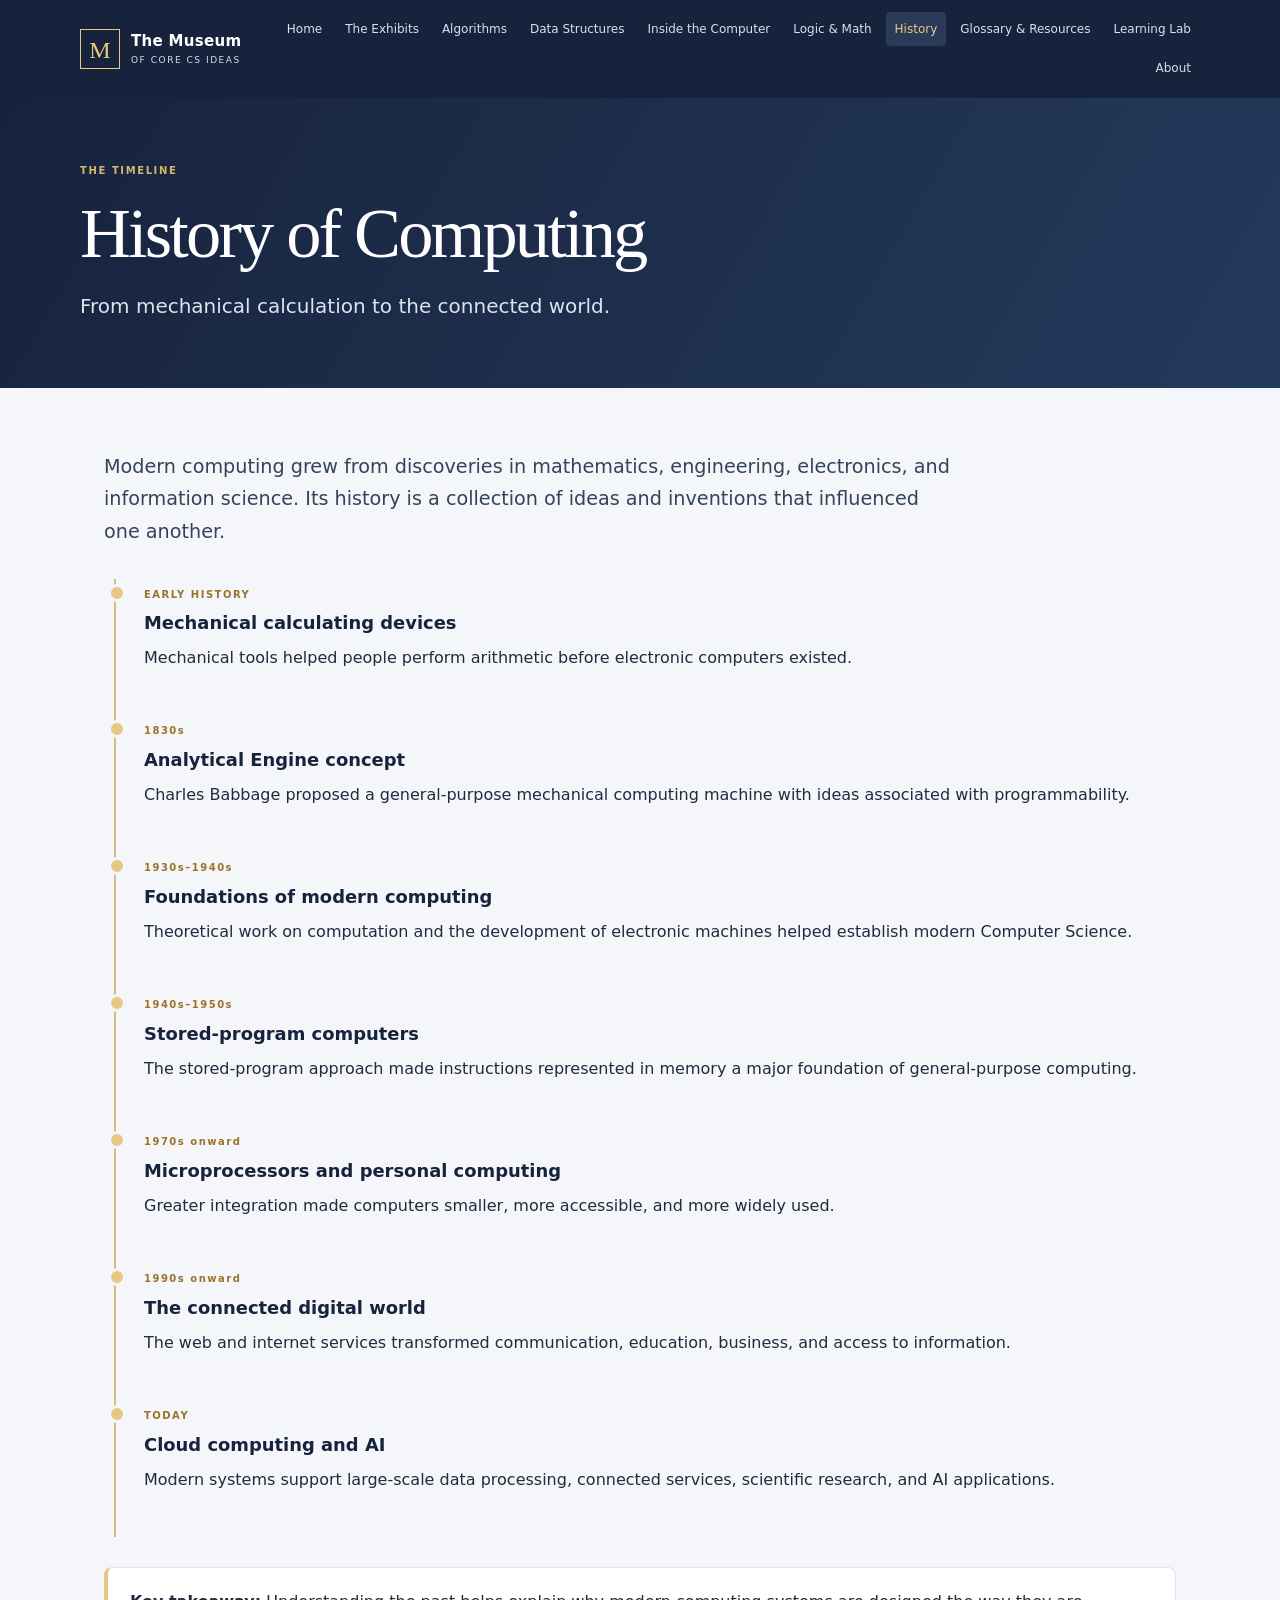
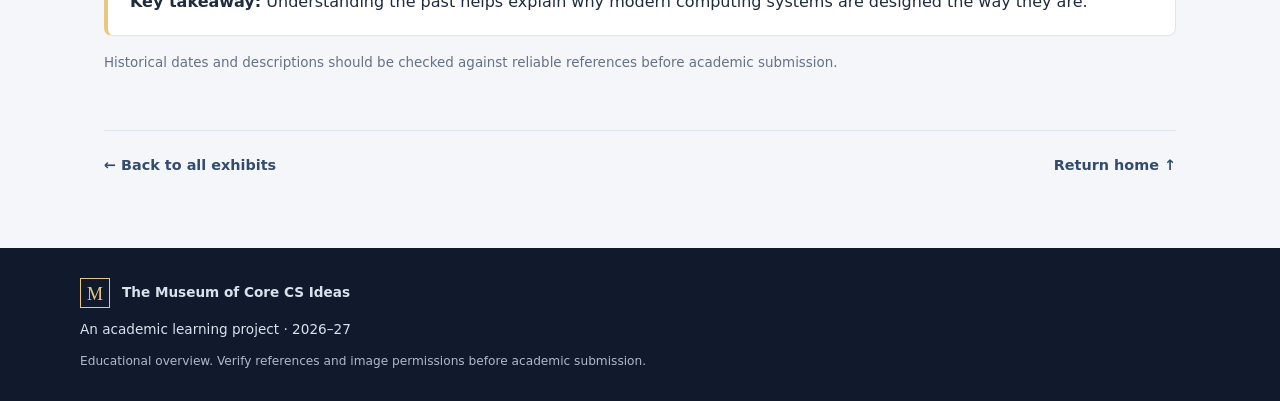
<file: history.html>
<!doctype html>
<html lang="en">
<head>
<meta charset="utf-8"><meta name="viewport" content="width=device-width, initial-scale=1">
<meta name="description" content="From mechanical calculation to the connected world.">
<title>History of Computing | The Museum of Core CS Ideas</title>
<link rel="stylesheet" href="assets/style.css">
</head>
<body>
<a class="skip-link" href="#main">Skip to content</a>
<header class="site-header"><a class="brand" href="index.html"><span class="brand-mark">M</span><span><strong>The Museum</strong><small>OF CORE CS IDEAS</small></span></a>
<button class="menu-toggle" aria-expanded="false" aria-controls="site-nav">Menu ☰</button>
<nav id="site-nav" class="site-nav" aria-label="Main navigation"><a href="index.html">Home</a>
<a href="exhibits.html">The Exhibits</a>
<a href="algorithms.html">Algorithms</a>
<a href="data-structures.html">Data Structures</a>
<a href="computer.html">Inside the Computer</a>
<a href="logic.html">Logic & Math</a>
<a href="history.html" aria-current="page">History</a>
<a href="glossary.html">Glossary & Resources</a>
<a href="lab.html">Learning Lab</a>
<a href="about.html">About</a></nav></header>
<header class="hero"><div class="hero-content"><span class="eyebrow">THE TIMELINE</span><h1>History of Computing</h1><p>From mechanical calculation to the connected world.</p></div></header>
<main id="main" class="page-content">
<p class="lead">Modern computing grew from discoveries in mathematics, engineering, electronics, and information science. Its history is a collection of ideas and inventions that influenced one another.</p>
<div class="timeline"><article><span>EARLY HISTORY</span><h3>Mechanical calculating devices</h3><p>Mechanical tools helped people perform arithmetic before electronic computers existed.</p></article><article><span>1830s</span><h3>Analytical Engine concept</h3><p>Charles Babbage proposed a general-purpose mechanical computing machine with ideas associated with programmability.</p></article><article><span>1930s–1940s</span><h3>Foundations of modern computing</h3><p>Theoretical work on computation and the development of electronic machines helped establish modern Computer Science.</p></article><article><span>1940s–1950s</span><h3>Stored-program computers</h3><p>The stored-program approach made instructions represented in memory a major foundation of general-purpose computing.</p></article><article><span>1970s onward</span><h3>Microprocessors and personal computing</h3><p>Greater integration made computers smaller, more accessible, and more widely used.</p></article><article><span>1990s onward</span><h3>The connected digital world</h3><p>The web and internet services transformed communication, education, business, and access to information.</p></article><article><span>TODAY</span><h3>Cloud computing and AI</h3><p>Modern systems support large-scale data processing, connected services, scientific research, and AI applications.</p></article></div>
<p class="takeaway"><strong>Key takeaway:</strong> Understanding the past helps explain why modern computing systems are designed the way they are.</p><p class="small-note">Historical dates and descriptions should be checked against reliable references before academic submission.</p>

<div class="page-bottom"><a href="exhibits.html">← Back to all exhibits</a><a href="index.html">Return home ↑</a></div>
</main>
<footer class="site-footer"><div><span class="brand-mark small">M</span><strong>The Museum of Core CS Ideas</strong></div><p>An academic learning project · 2026–27</p><p class="footer-note">Educational overview. Verify references and image permissions before academic submission.</p></footer>
<script src="assets/site.js"></script>
</body></html>
</file>
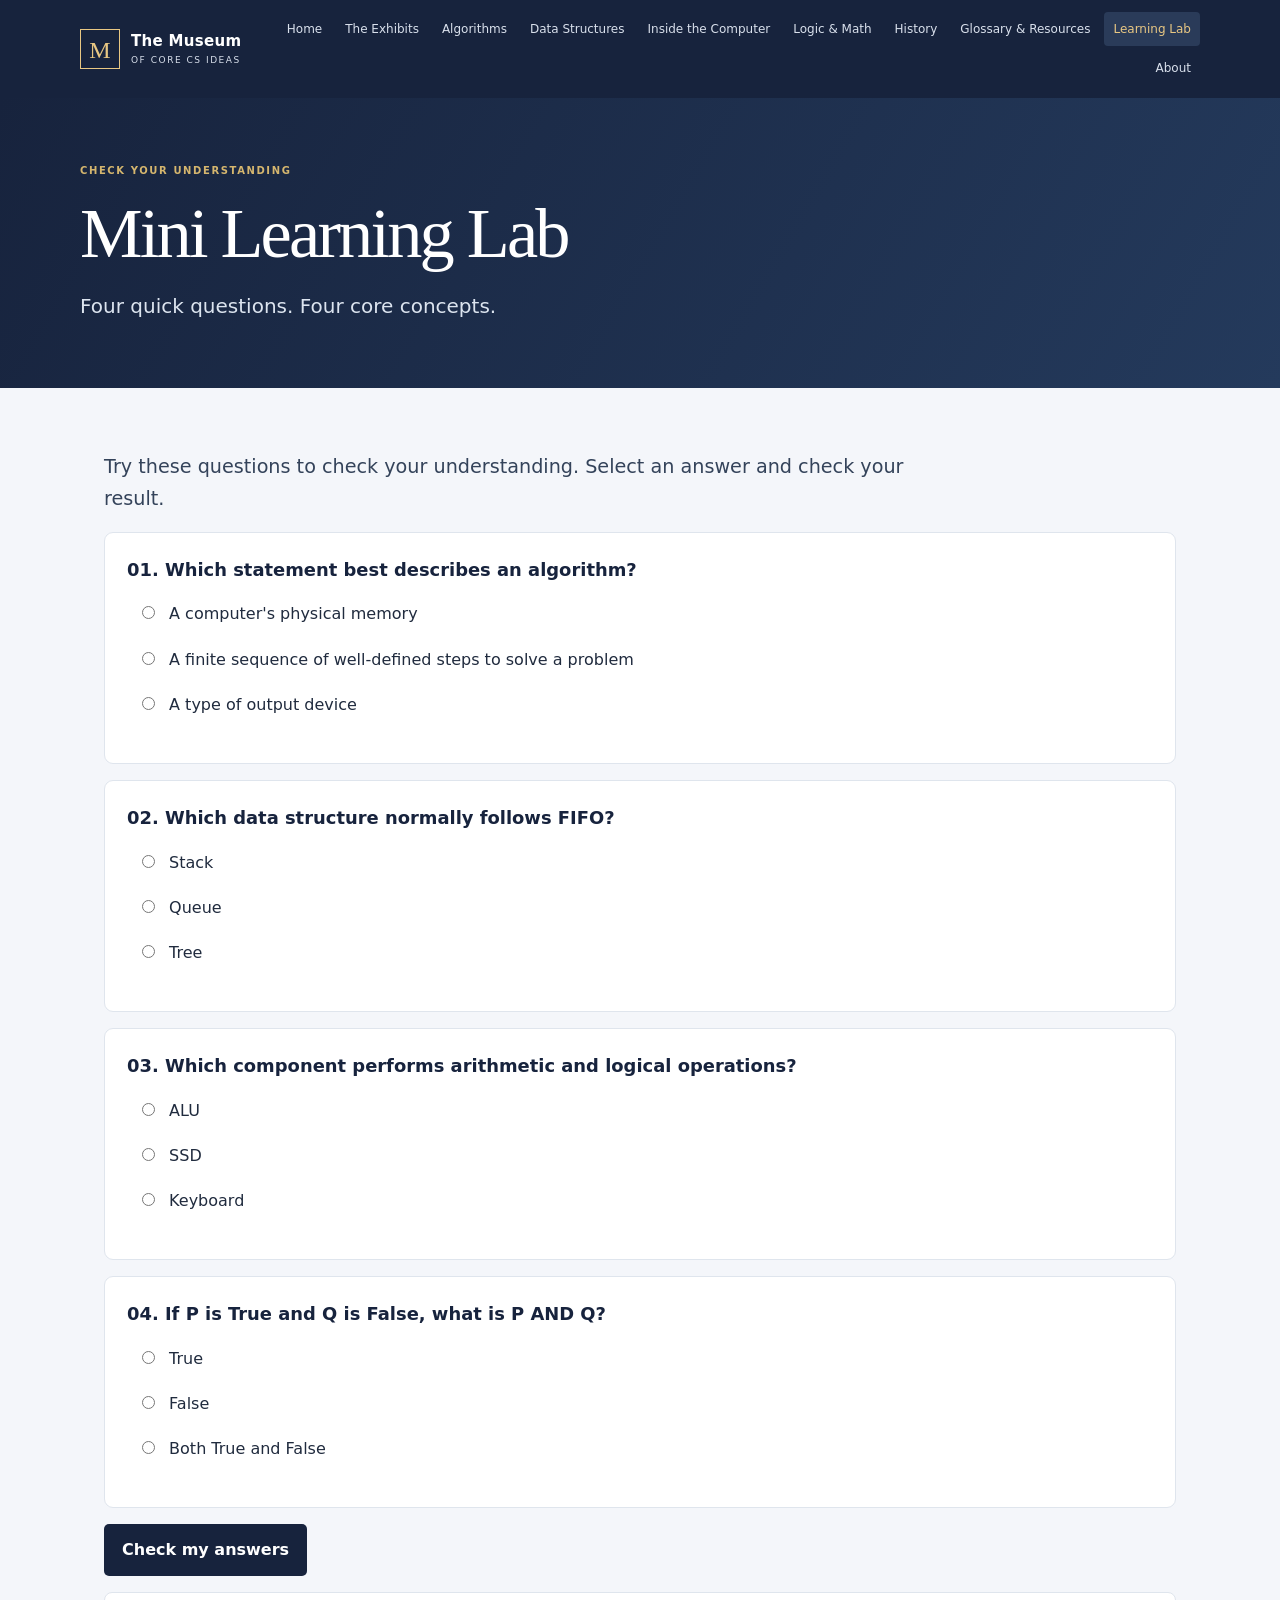
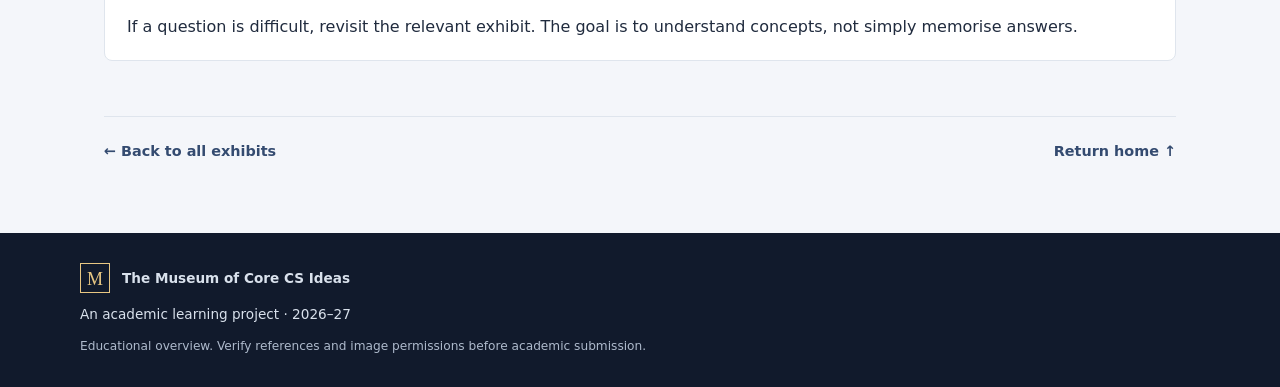
<file: lab.html>
<!doctype html>
<html lang="en">
<head>
<meta charset="utf-8"><meta name="viewport" content="width=device-width, initial-scale=1">
<meta name="description" content="Four quick questions. Four core concepts.">
<title>Mini Learning Lab | The Museum of Core CS Ideas</title>
<link rel="stylesheet" href="assets/style.css">
</head>
<body>
<a class="skip-link" href="#main">Skip to content</a>
<header class="site-header"><a class="brand" href="index.html"><span class="brand-mark">M</span><span><strong>The Museum</strong><small>OF CORE CS IDEAS</small></span></a>
<button class="menu-toggle" aria-expanded="false" aria-controls="site-nav">Menu ☰</button>
<nav id="site-nav" class="site-nav" aria-label="Main navigation"><a href="index.html">Home</a>
<a href="exhibits.html">The Exhibits</a>
<a href="algorithms.html">Algorithms</a>
<a href="data-structures.html">Data Structures</a>
<a href="computer.html">Inside the Computer</a>
<a href="logic.html">Logic & Math</a>
<a href="history.html">History</a>
<a href="glossary.html">Glossary & Resources</a>
<a href="lab.html" aria-current="page">Learning Lab</a>
<a href="about.html">About</a></nav></header>
<header class="hero"><div class="hero-content"><span class="eyebrow">CHECK YOUR UNDERSTANDING</span><h1>Mini Learning Lab</h1><p>Four quick questions. Four core concepts.</p></div></header>
<main id="main" class="page-content">
<p class="lead">Try these questions to check your understanding. Select an answer and check your result.</p>
<div class="quiz" id="quiz">
<div class="quiz-question" data-answer="b"><h3>01. Which statement best describes an algorithm?</h3><label><input type="radio" name="q1" value="a"> A computer's physical memory</label><label><input type="radio" name="q1" value="b"> A finite sequence of well-defined steps to solve a problem</label><label><input type="radio" name="q1" value="c"> A type of output device</label><p class="feedback"></p></div>
<div class="quiz-question" data-answer="b"><h3>02. Which data structure normally follows FIFO?</h3><label><input type="radio" name="q2" value="a"> Stack</label><label><input type="radio" name="q2" value="b"> Queue</label><label><input type="radio" name="q2" value="c"> Tree</label><p class="feedback"></p></div>
<div class="quiz-question" data-answer="a"><h3>03. Which component performs arithmetic and logical operations?</h3><label><input type="radio" name="q3" value="a"> ALU</label><label><input type="radio" name="q3" value="b"> SSD</label><label><input type="radio" name="q3" value="c"> Keyboard</label><p class="feedback"></p></div>
<div class="quiz-question" data-answer="b"><h3>04. If P is True and Q is False, what is P AND Q?</h3><label><input type="radio" name="q4" value="a"> True</label><label><input type="radio" name="q4" value="b"> False</label><label><input type="radio" name="q4" value="c"> Both True and False</label><p class="feedback"></p></div>
<button class="button" id="check-quiz" type="button">Check my answers</button><p id="quiz-score" role="status" aria-live="polite"></p>
</div><p class="callout">If a question is difficult, revisit the relevant exhibit. The goal is to understand concepts, not simply memorise answers.</p>

<div class="page-bottom"><a href="exhibits.html">← Back to all exhibits</a><a href="index.html">Return home ↑</a></div>
</main>
<footer class="site-footer"><div><span class="brand-mark small">M</span><strong>The Museum of Core CS Ideas</strong></div><p>An academic learning project · 2026–27</p><p class="footer-note">Educational overview. Verify references and image permissions before academic submission.</p></footer>
<script src="assets/site.js"></script>
</body></html>
</file>
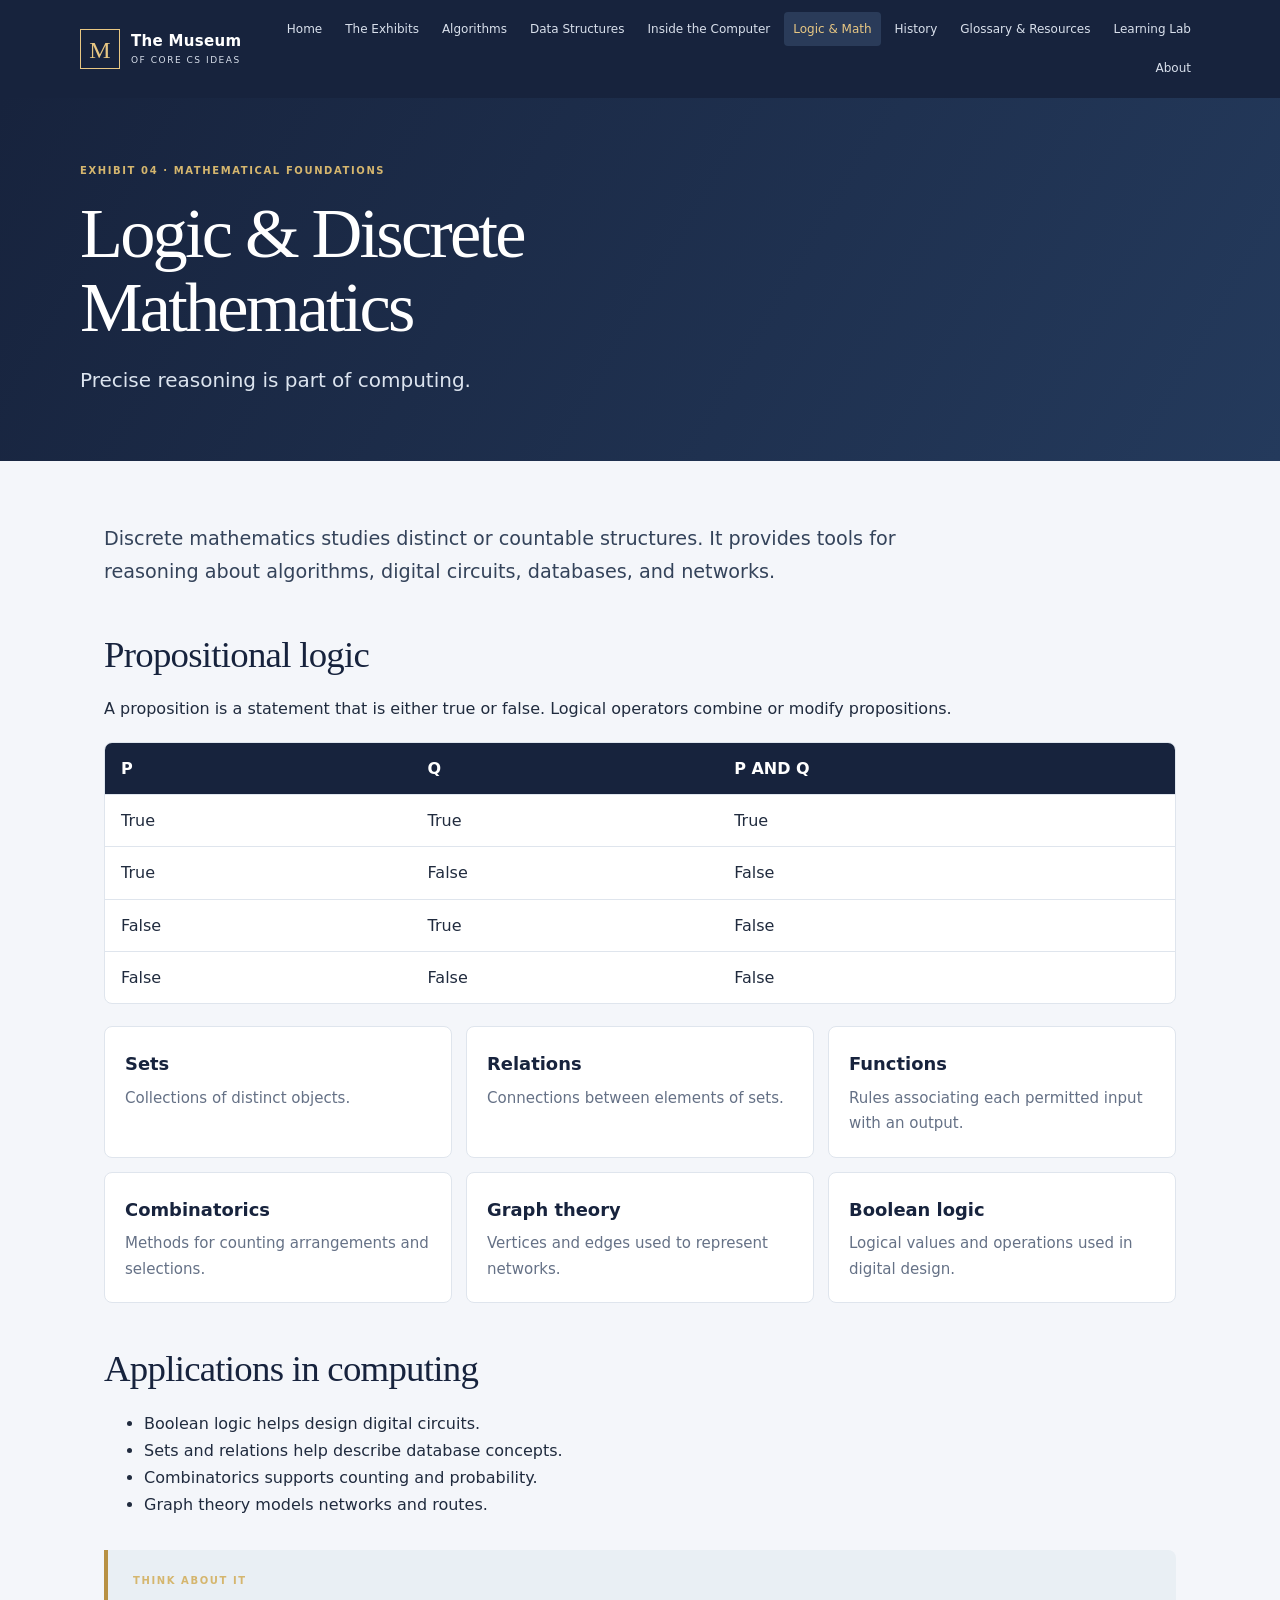
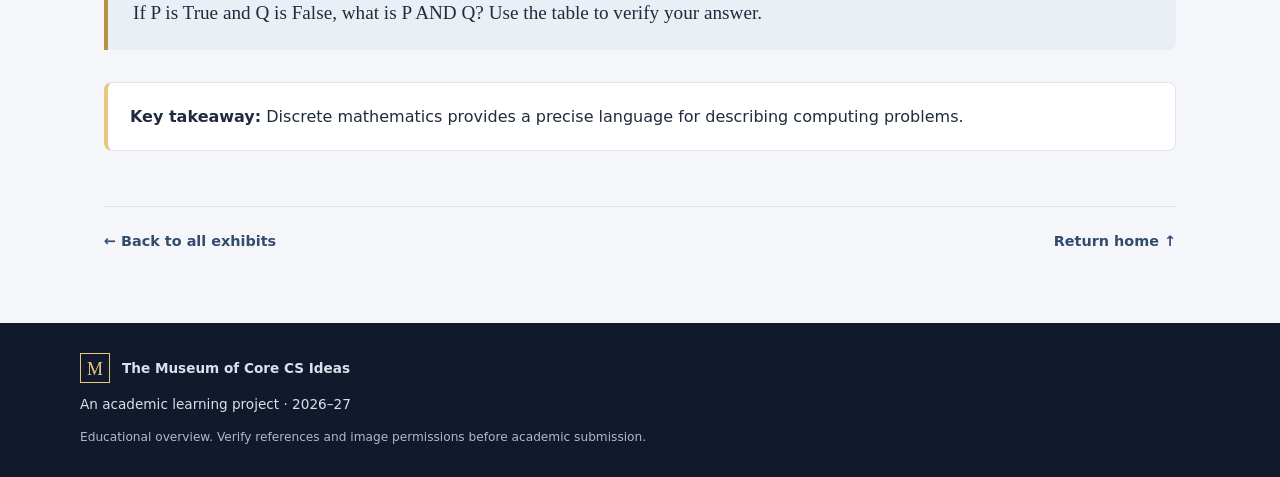
<file: logic.html>
<!doctype html>
<html lang="en">
<head>
<meta charset="utf-8"><meta name="viewport" content="width=device-width, initial-scale=1">
<meta name="description" content="Precise reasoning is part of computing.">
<title>Logic &amp; Discrete Mathematics | The Museum of Core CS Ideas</title>
<link rel="stylesheet" href="assets/style.css">
</head>
<body>
<a class="skip-link" href="#main">Skip to content</a>
<header class="site-header"><a class="brand" href="index.html"><span class="brand-mark">M</span><span><strong>The Museum</strong><small>OF CORE CS IDEAS</small></span></a>
<button class="menu-toggle" aria-expanded="false" aria-controls="site-nav">Menu ☰</button>
<nav id="site-nav" class="site-nav" aria-label="Main navigation"><a href="index.html">Home</a>
<a href="exhibits.html">The Exhibits</a>
<a href="algorithms.html">Algorithms</a>
<a href="data-structures.html">Data Structures</a>
<a href="computer.html">Inside the Computer</a>
<a href="logic.html" aria-current="page">Logic & Math</a>
<a href="history.html">History</a>
<a href="glossary.html">Glossary & Resources</a>
<a href="lab.html">Learning Lab</a>
<a href="about.html">About</a></nav></header>
<header class="hero"><div class="hero-content"><span class="eyebrow">EXHIBIT 04 · MATHEMATICAL FOUNDATIONS</span><h1>Logic & Discrete Mathematics</h1><p>Precise reasoning is part of computing.</p></div></header>
<main id="main" class="page-content">
<p class="lead">Discrete mathematics studies distinct or countable structures. It provides tools for reasoning about algorithms, digital circuits, databases, and networks.</p><h2>Propositional logic</h2><p>A proposition is a statement that is either true or false. Logical operators combine or modify propositions.</p>
<div class="table-wrap"><table><thead><tr><th>P</th><th>Q</th><th>P AND Q</th></tr></thead><tbody><tr><td>True</td><td>True</td><td>True</td></tr><tr><td>True</td><td>False</td><td>False</td></tr><tr><td>False</td><td>True</td><td>False</td></tr><tr><td>False</td><td>False</td><td>False</td></tr></tbody></table></div>
<div class="mini-grid"><article><h3>Sets</h3><p>Collections of distinct objects.</p></article><article><h3>Relations</h3><p>Connections between elements of sets.</p></article><article><h3>Functions</h3><p>Rules associating each permitted input with an output.</p></article><article><h3>Combinatorics</h3><p>Methods for counting arrangements and selections.</p></article><article><h3>Graph theory</h3><p>Vertices and edges used to represent networks.</p></article><article><h3>Boolean logic</h3><p>Logical values and operations used in digital design.</p></article></div>
<h2>Applications in computing</h2><ul><li>Boolean logic helps design digital circuits.</li><li>Sets and relations help describe database concepts.</li><li>Combinatorics supports counting and probability.</li><li>Graph theory models networks and routes.</li></ul><aside class="question"><span class="eyebrow">THINK ABOUT IT</span><p>If P is True and Q is False, what is P AND Q? Use the table to verify your answer.</p></aside><p class="takeaway"><strong>Key takeaway:</strong> Discrete mathematics provides a precise language for describing computing problems.</p>

<div class="page-bottom"><a href="exhibits.html">← Back to all exhibits</a><a href="index.html">Return home ↑</a></div>
</main>
<footer class="site-footer"><div><span class="brand-mark small">M</span><strong>The Museum of Core CS Ideas</strong></div><p>An academic learning project · 2026–27</p><p class="footer-note">Educational overview. Verify references and image permissions before academic submission.</p></footer>
<script src="assets/site.js"></script>
</body></html>
</file>
<file: assets/style.css>
:root{--navy:#17233d;--navy2:#223451;--gold:#e8c783;--paper:#f4f6fa;--white:#fff;--ink:#202b3e;--muted:#657186;--teal:#dce8e8;--line:#dfe5ed;--max:1120px}
*{box-sizing:border-box}html{scroll-behavior:smooth}body{margin:0;background:var(--paper);color:var(--ink);font:16px/1.7 Inter,ui-sans-serif,system-ui,-apple-system,BlinkMacSystemFont,"Segoe UI",sans-serif}
a{color:inherit}a:focus-visible,button:focus-visible,input:focus-visible{outline:3px solid #bd8d34;outline-offset:3px}.skip-link{position:absolute;top:-50px;left:1rem;background:white;padding:.7rem;z-index:99}.skip-link:focus{top:1rem}
.site-header{background:var(--navy);color:white;min-height:76px;padding:12px max(24px,calc((100vw - var(--max))/2));display:flex;align-items:center;justify-content:space-between;gap:24px;position:relative;z-index:5}.brand{display:flex;align-items:center;gap:11px;text-decoration:none;flex-shrink:0}.brand-mark{width:40px;height:40px;border:1px solid var(--gold);color:var(--gold);display:grid;place-items:center;font-family:Georgia,serif;font-size:24px}.brand-mark.small{width:30px;height:30px;font-size:18px}.brand strong,.brand small{display:block;line-height:1.25}.brand strong{font-size:15px;letter-spacing:.02em}.brand small{font-size:9px;letter-spacing:.17em;color:#d8dfeb;margin-top:4px}.site-nav{display:flex;flex-wrap:wrap;justify-content:flex-end;gap:5px}.site-nav a{font-size:12px;text-decoration:none;color:#d9e0ec;padding:7px 9px;border-radius:4px}.site-nav a:hover,.site-nav a[aria-current=page]{background:#2a3b59;color:var(--gold)}.menu-toggle{display:none}
.hero{min-height:290px;padding:64px max(24px,calc((100vw - var(--max))/2));background:linear-gradient(120deg,#17233d,#243a5c);color:white;position:relative;overflow:hidden;display:flex;align-items:center}.home-hero{min-height:430px;background:radial-gradient(ellipse at 82% 40%,#315071 0,transparent 32%),linear-gradient(120deg,#111b30,#223b5b)}.hero-content{max-width:720px;position:relative;z-index:1}.eyebrow{display:block;color:#d5b66e;letter-spacing:.16em;font-size:10px;font-weight:800;text-transform:uppercase}.hero h1{font:clamp(2.4rem,5.5vw,4.4rem)/1.05 Georgia,"Times New Roman",serif;font-weight:500;letter-spacing:-.04em;max-width:820px;margin:18px 0}.hero p{font-size:clamp(1rem,2vw,1.25rem);color:#dce4ef;max-width:630px;margin:0}.hero-orbit{position:absolute;right:8%;top:50%;transform:translateY(-50%);width:280px;height:280px;border:1px solid #71839b;border-radius:50%;opacity:.7}.hero-orbit:before,.hero-orbit:after{content:"";position:absolute;inset:27px;border:1px solid #71839b;border-radius:50%;transform:rotate(55deg) scaleX(.5)}.hero-orbit:after{transform:rotate(-55deg) scaleX(.5)}.hero-orbit span{position:absolute;color:var(--gold);font-size:11px}.hero-orbit span:nth-child(1){top:17%;left:18%}.hero-orbit span:nth-child(2){right:12%;top:48%}.hero-orbit span:nth-child(3){bottom:15%;left:43%}.hero-orbit i{position:absolute;width:14px;height:14px;border-radius:50%;background:var(--gold);top:46%;left:47%;box-shadow:0 0 35px #e8c783}
.page-content{max-width:var(--max);margin:0 auto;padding:54px 24px 70px}.page-content h2{font:500 clamp(1.7rem,3vw,2.3rem)/1.2 Georgia,serif;letter-spacing:-.02em;margin:44px 0 18px;color:var(--navy)}.page-content h3{font-size:1.12rem;line-height:1.35;color:var(--navy);margin:.3rem 0 .6rem}.page-content p{margin:.55rem 0 1rem}.lead{font-size:1.2rem;line-height:1.7;max-width:850px;color:#34435a}.intro-block{max-width:900px;margin-bottom:38px}.card-grid{display:grid;grid-template-columns:repeat(2,minmax(0,1fr));gap:18px}.exhibit-card{display:flex;flex-direction:column;text-decoration:none;background:white;border:1px solid var(--line);padding:28px;border-radius:10px;min-height:225px;box-shadow:0 5px 20px #17233d08;transition:transform .18s,box-shadow .18s}.exhibit-card:hover{transform:translateY(-3px);box-shadow:0 12px 28px #17233d13}.card-number{color:#997328;letter-spacing:.13em;font-size:10px;font-weight:800}.exhibit-card h3{font:500 1.55rem/1.2 Georgia,serif;margin:17px 0 10px}.exhibit-card p{color:var(--muted);margin:0 0 18px}.card-link{color:var(--navy);font-size:13px;font-weight:750;margin-top:auto}.feature-band{margin-top:52px;padding:34px;background:var(--navy);color:white;display:flex;align-items:center;justify-content:space-between;gap:25px;border-radius:10px}.feature-band h2{color:white;margin:10px 0}.feature-band p{color:#d6dfeb;margin:0}.button{display:inline-flex;align-items:center;justify-content:center;padding:12px 18px;border:0;border-radius:5px;background:var(--navy);color:white;font:inherit;font-weight:700;text-decoration:none;cursor:pointer}.button-light{background:var(--gold);color:var(--navy);white-space:nowrap}.two-col{display:grid;grid-template-columns:1fr 1fr;gap:28px;align-items:start}.steps li{margin:.55rem 0}.diagram-panel{background:white;border:1px solid var(--line);border-radius:10px;padding:18px;text-align:center}.diagram-panel img{display:block;width:100%;max-height:380px;object-fit:contain}.caption,.small-note{font-size:.84rem;color:var(--muted)}.mini-grid{display:grid;grid-template-columns:repeat(3,minmax(0,1fr));gap:14px;margin:22px 0}.mini-grid article,.glossary article{background:white;border:1px solid var(--line);border-radius:8px;padding:20px}.mini-grid p,.glossary p{font-size:.94rem;color:var(--muted);margin-bottom:0}.question{margin:32px 0;padding:22px 25px;background:#e9eff4;border-left:4px solid #b89143;border-radius:0 8px 8px 0}.question p{font:1.2rem/1.5 Georgia,serif;margin:.6rem 0 0}.takeaway,.callout{background:#fff;border:1px solid var(--line);border-radius:8px;padding:20px 22px}.takeaway{border-left:4px solid var(--gold)}.table-wrap{overflow-x:auto;background:white;border-radius:8px;border:1px solid var(--line);margin:20px 0}table{width:100%;border-collapse:collapse;text-align:left}th{background:var(--navy);color:white}td,th{padding:12px 16px;border-bottom:1px solid var(--line)}tbody tr:last-child td{border-bottom:0}.flow-steps{display:flex;align-items:center;justify-content:center;gap:16px;flex-wrap:wrap;background:white;border:1px solid var(--line);padding:24px;border-radius:8px;color:var(--navy);font-weight:800;letter-spacing:.08em}.flow-steps b{color:#b89143}.timeline{margin:30px 0 30px 10px;border-left:2px solid #d6bc80;padding-left:28px}.timeline article{position:relative;padding:0 0 28px}.timeline article:before{content:"";position:absolute;left:-36px;top:5px;width:12px;height:12px;background:var(--gold);border:3px solid var(--paper);border-radius:50%}.timeline article span{color:#997328;font-size:10px;font-weight:800;letter-spacing:.15em}.timeline h3{margin:.35rem 0}.glossary{display:grid;grid-template-columns:repeat(3,minmax(0,1fr));gap:12px}.resource-list{display:grid;gap:10px}.resource-list a{display:flex;justify-content:space-between;gap:20px;background:white;padding:16px 18px;border:1px solid var(--line);border-radius:7px;text-decoration:none;font-weight:750;color:var(--navy)}.resource-list a span{font-weight:400;font-size:.9rem;color:var(--muted);text-align:right}.project-details{display:grid;grid-template-columns:repeat(2,minmax(0,1fr));gap:10px}.project-details p{background:white;border:1px solid var(--line);padding:14px 17px;border-radius:7px;margin:0}.quiz-question{background:white;border:1px solid var(--line);padding:20px 22px;border-radius:9px;margin:16px 0}.quiz-question label{display:block;padding:9px 10px;border-radius:5px;cursor:pointer}.quiz-question label:hover{background:#f2f5f8}.quiz-question input{margin-right:9px;accent-color:var(--navy)}.feedback{font-weight:750}.feedback.correct{color:#176c4b}.feedback.incorrect{color:#9d3b32}#quiz-score{font-weight:800;color:var(--navy);font-size:1.1rem}.page-bottom{border-top:1px solid var(--line);padding-top:22px;margin-top:55px;display:flex;justify-content:space-between;gap:15px}.page-bottom a{color:#344b70;text-decoration:none;font-weight:700;font-size:.9rem}.site-footer{background:#111a2c;color:#d9e1ec;padding:30px max(24px,calc((100vw - var(--max))/2));font-size:.85rem}.site-footer>div{display:flex;align-items:center;gap:12px}.site-footer p{margin:10px 0 0}.footer-note{color:#aebacc;font-size:.76rem}
@media(max-width:900px){.site-header{align-items:flex-start;flex-wrap:wrap}.menu-toggle{display:block;margin-left:auto;background:#2a3b59;color:white;border:1px solid #52627a;border-radius:4px;padding:8px 12px}.site-nav{display:none;flex-basis:100%;justify-content:flex-start}.site-nav.open{display:flex}.site-nav a{font-size:13px}.hero-orbit{right:-80px;opacity:.28}.mini-grid,.glossary{grid-template-columns:repeat(2,minmax(0,1fr))}}
@media(max-width:600px){.site-header{padding:12px 18px}.hero,.home-hero{padding:52px 22px;min-height:290px}.home-hero{min-height:360px}.hero h1{font-size:2.6rem}.hero-orbit{right:-145px}.page-content{padding:35px 18px 48px}.card-grid,.two-col,.mini-grid,.glossary,.project-details{grid-template-columns:1fr}.exhibit-card{min-height:180px;padding:23px}.feature-band{align-items:flex-start;flex-direction:column;padding:25px}.resource-list a{flex-direction:column;gap:4px}.resource-list a span{text-align:left}.page-bottom{flex-direction:column}.flow-steps{gap:9px;font-size:.8rem;padding:18px 10px}.site-footer{padding:26px 18px}}
</file>
